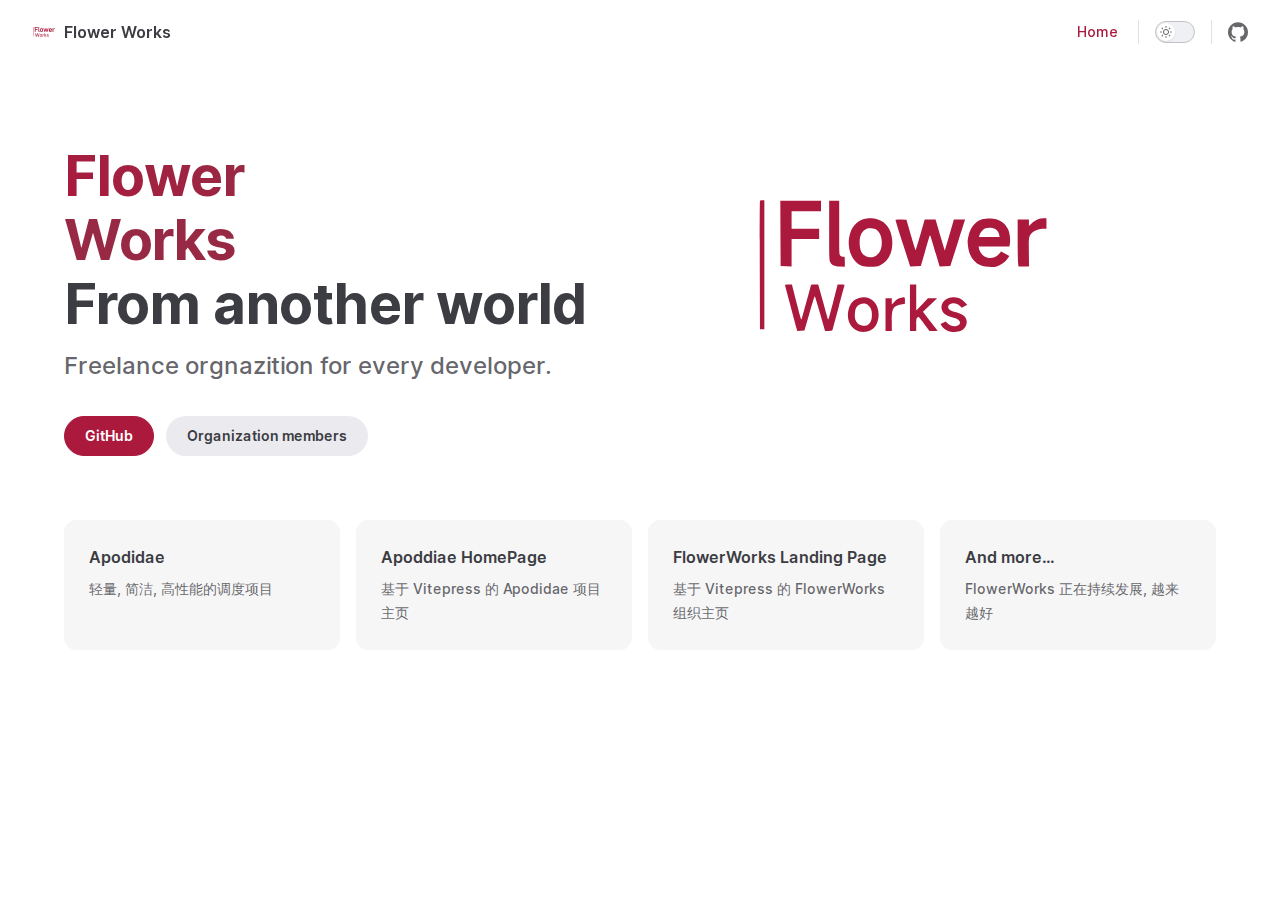
<file: index.html>
<!DOCTYPE html>
<html lang="en-US" dir="ltr">
  <head>
    <meta charset="utf-8">
    <meta name="viewport" content="width=device-width,initial-scale=1">
    <title>Flower Works | Flower Works</title>
    <meta name="description" content="Landing page for FlowerWorks">
    <link rel="preload stylesheet" href="/assets/style.dd1bca2f.css" as="style">
    
    <script type="module" src="/assets/app.7f336dee.js"></script>
    <link rel="preload" href="/assets/inter-roman-latin.2ed14f66.woff2" as="font" type="font/woff2" crossorigin="">
    <link rel="modulepreload" href="/assets/chunks/framework.50d670e8.js">
    <link rel="modulepreload" href="/assets/chunks/theme.1081846e.js">
    <link rel="modulepreload" href="/assets/index.md.8ad62294.lean.js">
    <script id="check-dark-light">(()=>{const e=localStorage.getItem("vitepress-theme-appearance")||"auto",a=window.matchMedia("(prefers-color-scheme: dark)").matches;(!e||e==="auto"?a:e==="dark")&&document.documentElement.classList.add("dark")})();</script>
  </head>
  <body>
    <div id="app"><div class="Layout" data-v-65090490><!--[--><!--]--><!--[--><span tabindex="-1" data-v-d00732bc></span><a href="#VPContent" class="VPSkipLink visually-hidden" data-v-d00732bc> Skip to content </a><!--]--><!----><header class="VPNav" data-v-65090490 data-v-73d41f8c><div class="VPNavBar top" data-v-73d41f8c data-v-cb9da0a9><div class="container" data-v-cb9da0a9><div class="title" data-v-cb9da0a9><div class="VPNavBarTitle" data-v-cb9da0a9 data-v-f1498506><a class="title" href="/" data-v-f1498506><!--[--><!--]--><!--[--><img class="VPImage logo" src="FlowerWorks.svg" alt data-v-592cd324><!--]--><!--[-->Flower Works<!--]--><!--[--><!--]--></a></div></div><div class="content" data-v-cb9da0a9><div class="curtain" data-v-cb9da0a9></div><div class="content-body" data-v-cb9da0a9><!--[--><!--]--><div class="VPNavBarSearch search" style="--vp-meta-key:&#39;Meta&#39;;" data-v-cb9da0a9><!----></div><nav aria-labelledby="main-nav-aria-label" class="VPNavBarMenu menu" data-v-cb9da0a9 data-v-a2cfb1f9><span id="main-nav-aria-label" class="visually-hidden" data-v-a2cfb1f9>Main Navigation</span><!--[--><!--[--><a class="VPLink link VPNavBarMenuLink active" href="/" tabindex="0" data-v-a2cfb1f9 data-v-e7a1fb6a><!--[--><span data-v-e7a1fb6a>Home</span><!--]--></a><!--]--><!--]--></nav><!----><div class="VPNavBarAppearance appearance" data-v-cb9da0a9 data-v-39212a1d><button class="VPSwitch VPSwitchAppearance" type="button" role="switch" title="toggle dark mode" aria-checked="false" data-v-39212a1d data-v-e10afa97 data-v-a99ed344><span class="check" data-v-a99ed344><span class="icon" data-v-a99ed344><!--[--><svg xmlns="http://www.w3.org/2000/svg" aria-hidden="true" focusable="false" viewbox="0 0 24 24" class="sun" data-v-e10afa97><path d="M12,18c-3.3,0-6-2.7-6-6s2.7-6,6-6s6,2.7,6,6S15.3,18,12,18zM12,8c-2.2,0-4,1.8-4,4c0,2.2,1.8,4,4,4c2.2,0,4-1.8,4-4C16,9.8,14.2,8,12,8z"></path><path d="M12,4c-0.6,0-1-0.4-1-1V1c0-0.6,0.4-1,1-1s1,0.4,1,1v2C13,3.6,12.6,4,12,4z"></path><path d="M12,24c-0.6,0-1-0.4-1-1v-2c0-0.6,0.4-1,1-1s1,0.4,1,1v2C13,23.6,12.6,24,12,24z"></path><path d="M5.6,6.6c-0.3,0-0.5-0.1-0.7-0.3L3.5,4.9c-0.4-0.4-0.4-1,0-1.4s1-0.4,1.4,0l1.4,1.4c0.4,0.4,0.4,1,0,1.4C6.2,6.5,5.9,6.6,5.6,6.6z"></path><path d="M19.8,20.8c-0.3,0-0.5-0.1-0.7-0.3l-1.4-1.4c-0.4-0.4-0.4-1,0-1.4s1-0.4,1.4,0l1.4,1.4c0.4,0.4,0.4,1,0,1.4C20.3,20.7,20,20.8,19.8,20.8z"></path><path d="M3,13H1c-0.6,0-1-0.4-1-1s0.4-1,1-1h2c0.6,0,1,0.4,1,1S3.6,13,3,13z"></path><path d="M23,13h-2c-0.6,0-1-0.4-1-1s0.4-1,1-1h2c0.6,0,1,0.4,1,1S23.6,13,23,13z"></path><path d="M4.2,20.8c-0.3,0-0.5-0.1-0.7-0.3c-0.4-0.4-0.4-1,0-1.4l1.4-1.4c0.4-0.4,1-0.4,1.4,0s0.4,1,0,1.4l-1.4,1.4C4.7,20.7,4.5,20.8,4.2,20.8z"></path><path d="M18.4,6.6c-0.3,0-0.5-0.1-0.7-0.3c-0.4-0.4-0.4-1,0-1.4l1.4-1.4c0.4-0.4,1-0.4,1.4,0s0.4,1,0,1.4l-1.4,1.4C18.9,6.5,18.6,6.6,18.4,6.6z"></path></svg><svg xmlns="http://www.w3.org/2000/svg" aria-hidden="true" focusable="false" viewbox="0 0 24 24" class="moon" data-v-e10afa97><path d="M12.1,22c-0.3,0-0.6,0-0.9,0c-5.5-0.5-9.5-5.4-9-10.9c0.4-4.8,4.2-8.6,9-9c0.4,0,0.8,0.2,1,0.5c0.2,0.3,0.2,0.8-0.1,1.1c-2,2.7-1.4,6.4,1.3,8.4c2.1,1.6,5,1.6,7.1,0c0.3-0.2,0.7-0.3,1.1-0.1c0.3,0.2,0.5,0.6,0.5,1c-0.2,2.7-1.5,5.1-3.6,6.8C16.6,21.2,14.4,22,12.1,22zM9.3,4.4c-2.9,1-5,3.6-5.2,6.8c-0.4,4.4,2.8,8.3,7.2,8.7c2.1,0.2,4.2-0.4,5.8-1.8c1.1-0.9,1.9-2.1,2.4-3.4c-2.5,0.9-5.3,0.5-7.5-1.1C9.2,11.4,8.1,7.7,9.3,4.4z"></path></svg><!--]--></span></span></button></div><div class="VPSocialLinks VPNavBarSocialLinks social-links" data-v-cb9da0a9 data-v-1833a578 data-v-3e9620af><!--[--><a class="VPSocialLink no-icon" href="https://github.com/https://github.com/FlowerWorks" aria-label="github" target="_blank" rel="noopener" data-v-3e9620af data-v-99ebb188><svg role="img" viewBox="0 0 24 24" xmlns="http://www.w3.org/2000/svg"><title>GitHub</title><path d="M12 .297c-6.63 0-12 5.373-12 12 0 5.303 3.438 9.8 8.205 11.385.6.113.82-.258.82-.577 0-.285-.01-1.04-.015-2.04-3.338.724-4.042-1.61-4.042-1.61C4.422 18.07 3.633 17.7 3.633 17.7c-1.087-.744.084-.729.084-.729 1.205.084 1.838 1.236 1.838 1.236 1.07 1.835 2.809 1.305 3.495.998.108-.776.417-1.305.76-1.605-2.665-.3-5.466-1.332-5.466-5.93 0-1.31.465-2.38 1.235-3.22-.135-.303-.54-1.523.105-3.176 0 0 1.005-.322 3.3 1.23.96-.267 1.98-.399 3-.405 1.02.006 2.04.138 3 .405 2.28-1.552 3.285-1.23 3.285-1.23.645 1.653.24 2.873.12 3.176.765.84 1.23 1.91 1.23 3.22 0 4.61-2.805 5.625-5.475 5.92.42.36.81 1.096.81 2.22 0 1.606-.015 2.896-.015 3.286 0 .315.21.69.825.57C20.565 22.092 24 17.592 24 12.297c0-6.627-5.373-12-12-12"/></svg></a><!--]--></div><div class="VPFlyout VPNavBarExtra extra" data-v-cb9da0a9 data-v-b263bb79 data-v-730ffb2e><button type="button" class="button" aria-haspopup="true" aria-expanded="false" aria-label="extra navigation" data-v-730ffb2e><svg xmlns="http://www.w3.org/2000/svg" aria-hidden="true" focusable="false" viewbox="0 0 24 24" class="icon" data-v-730ffb2e><circle cx="12" cy="12" r="2"></circle><circle cx="19" cy="12" r="2"></circle><circle cx="5" cy="12" r="2"></circle></svg></button><div class="menu" data-v-730ffb2e><div class="VPMenu" data-v-730ffb2e data-v-7e2a2563><!----><!--[--><!--[--><!----><div class="group" data-v-b263bb79><div class="item appearance" data-v-b263bb79><p class="label" data-v-b263bb79>Appearance</p><div class="appearance-action" data-v-b263bb79><button class="VPSwitch VPSwitchAppearance" type="button" role="switch" title="toggle dark mode" aria-checked="false" data-v-b263bb79 data-v-e10afa97 data-v-a99ed344><span class="check" data-v-a99ed344><span class="icon" data-v-a99ed344><!--[--><svg xmlns="http://www.w3.org/2000/svg" aria-hidden="true" focusable="false" viewbox="0 0 24 24" class="sun" data-v-e10afa97><path d="M12,18c-3.3,0-6-2.7-6-6s2.7-6,6-6s6,2.7,6,6S15.3,18,12,18zM12,8c-2.2,0-4,1.8-4,4c0,2.2,1.8,4,4,4c2.2,0,4-1.8,4-4C16,9.8,14.2,8,12,8z"></path><path d="M12,4c-0.6,0-1-0.4-1-1V1c0-0.6,0.4-1,1-1s1,0.4,1,1v2C13,3.6,12.6,4,12,4z"></path><path d="M12,24c-0.6,0-1-0.4-1-1v-2c0-0.6,0.4-1,1-1s1,0.4,1,1v2C13,23.6,12.6,24,12,24z"></path><path d="M5.6,6.6c-0.3,0-0.5-0.1-0.7-0.3L3.5,4.9c-0.4-0.4-0.4-1,0-1.4s1-0.4,1.4,0l1.4,1.4c0.4,0.4,0.4,1,0,1.4C6.2,6.5,5.9,6.6,5.6,6.6z"></path><path d="M19.8,20.8c-0.3,0-0.5-0.1-0.7-0.3l-1.4-1.4c-0.4-0.4-0.4-1,0-1.4s1-0.4,1.4,0l1.4,1.4c0.4,0.4,0.4,1,0,1.4C20.3,20.7,20,20.8,19.8,20.8z"></path><path d="M3,13H1c-0.6,0-1-0.4-1-1s0.4-1,1-1h2c0.6,0,1,0.4,1,1S3.6,13,3,13z"></path><path d="M23,13h-2c-0.6,0-1-0.4-1-1s0.4-1,1-1h2c0.6,0,1,0.4,1,1S23.6,13,23,13z"></path><path d="M4.2,20.8c-0.3,0-0.5-0.1-0.7-0.3c-0.4-0.4-0.4-1,0-1.4l1.4-1.4c0.4-0.4,1-0.4,1.4,0s0.4,1,0,1.4l-1.4,1.4C4.7,20.7,4.5,20.8,4.2,20.8z"></path><path d="M18.4,6.6c-0.3,0-0.5-0.1-0.7-0.3c-0.4-0.4-0.4-1,0-1.4l1.4-1.4c0.4-0.4,1-0.4,1.4,0s0.4,1,0,1.4l-1.4,1.4C18.9,6.5,18.6,6.6,18.4,6.6z"></path></svg><svg xmlns="http://www.w3.org/2000/svg" aria-hidden="true" focusable="false" viewbox="0 0 24 24" class="moon" data-v-e10afa97><path d="M12.1,22c-0.3,0-0.6,0-0.9,0c-5.5-0.5-9.5-5.4-9-10.9c0.4-4.8,4.2-8.6,9-9c0.4,0,0.8,0.2,1,0.5c0.2,0.3,0.2,0.8-0.1,1.1c-2,2.7-1.4,6.4,1.3,8.4c2.1,1.6,5,1.6,7.1,0c0.3-0.2,0.7-0.3,1.1-0.1c0.3,0.2,0.5,0.6,0.5,1c-0.2,2.7-1.5,5.1-3.6,6.8C16.6,21.2,14.4,22,12.1,22zM9.3,4.4c-2.9,1-5,3.6-5.2,6.8c-0.4,4.4,2.8,8.3,7.2,8.7c2.1,0.2,4.2-0.4,5.8-1.8c1.1-0.9,1.9-2.1,2.4-3.4c-2.5,0.9-5.3,0.5-7.5-1.1C9.2,11.4,8.1,7.7,9.3,4.4z"></path></svg><!--]--></span></span></button></div></div></div><div class="group" data-v-b263bb79><div class="item social-links" data-v-b263bb79><div class="VPSocialLinks social-links-list" data-v-b263bb79 data-v-3e9620af><!--[--><a class="VPSocialLink no-icon" href="https://github.com/https://github.com/FlowerWorks" aria-label="github" target="_blank" rel="noopener" data-v-3e9620af data-v-99ebb188><svg role="img" viewBox="0 0 24 24" xmlns="http://www.w3.org/2000/svg"><title>GitHub</title><path d="M12 .297c-6.63 0-12 5.373-12 12 0 5.303 3.438 9.8 8.205 11.385.6.113.82-.258.82-.577 0-.285-.01-1.04-.015-2.04-3.338.724-4.042-1.61-4.042-1.61C4.422 18.07 3.633 17.7 3.633 17.7c-1.087-.744.084-.729.084-.729 1.205.084 1.838 1.236 1.838 1.236 1.07 1.835 2.809 1.305 3.495.998.108-.776.417-1.305.76-1.605-2.665-.3-5.466-1.332-5.466-5.93 0-1.31.465-2.38 1.235-3.22-.135-.303-.54-1.523.105-3.176 0 0 1.005-.322 3.3 1.23.96-.267 1.98-.399 3-.405 1.02.006 2.04.138 3 .405 2.28-1.552 3.285-1.23 3.285-1.23.645 1.653.24 2.873.12 3.176.765.84 1.23 1.91 1.23 3.22 0 4.61-2.805 5.625-5.475 5.92.42.36.81 1.096.81 2.22 0 1.606-.015 2.896-.015 3.286 0 .315.21.69.825.57C20.565 22.092 24 17.592 24 12.297c0-6.627-5.373-12-12-12"/></svg></a><!--]--></div></div></div><!--]--><!--]--></div></div></div><!--[--><!--]--><button type="button" class="VPNavBarHamburger hamburger" aria-label="mobile navigation" aria-expanded="false" aria-controls="VPNavScreen" data-v-cb9da0a9 data-v-2a29351b><span class="container" data-v-2a29351b><span class="top" data-v-2a29351b></span><span class="middle" data-v-2a29351b></span><span class="bottom" data-v-2a29351b></span></span></button></div></div></div></div><!----></header><!----><!----><div class="VPContent is-home" id="VPContent" data-v-65090490 data-v-49f06fa9><div class="VPHome" data-v-49f06fa9 data-v-5108d99d><!--[--><!--]--><div class="VPHero has-image VPHomeHero" data-v-5108d99d data-v-ec3b94b7><div class="container" data-v-ec3b94b7><div class="main" data-v-ec3b94b7><!--[--><h1 class="name" data-v-ec3b94b7><span class="clip" data-v-ec3b94b7>Flower
Works</span></h1><p class="text" data-v-ec3b94b7>From another world</p><p class="tagline" data-v-ec3b94b7>Freelance orgnazition for every developer.</p><!--]--><div class="actions" data-v-ec3b94b7><!--[--><div class="action" data-v-ec3b94b7><a class="VPButton medium brand" href="https://github.com/FlowerWorks" target="_blank" rel="noreferrer" data-v-ec3b94b7 data-v-b502cfb2>GitHub</a></div><div class="action" data-v-ec3b94b7><a class="VPButton medium alt" href="/members.html" data-v-ec3b94b7 data-v-b502cfb2>Organization members</a></div><!--]--></div></div><div class="image" data-v-ec3b94b7><div class="image-container" data-v-ec3b94b7><div class="image-bg" data-v-ec3b94b7></div><!--[--><!--[--><img class="VPImage image-src" src="/FlowerWorks.svg" alt data-v-592cd324><!--]--><!--]--></div></div></div></div><!--[--><!--]--><!--[--><!--]--><div class="VPFeatures VPHomeFeatures" data-v-5108d99d data-v-ff432a72><div class="container" data-v-ff432a72><div class="items" data-v-ff432a72><!--[--><div class="grid-4 item" data-v-ff432a72><div class="VPLink no-icon VPFeature" data-v-ff432a72 data-v-79f165f8><!--[--><article class="box" data-v-79f165f8><!----><h2 class="title" data-v-79f165f8>Apodidae</h2><p class="details" data-v-79f165f8>轻量, 简洁, 高性能的调度项目</p><!----></article><!--]--></div></div><div class="grid-4 item" data-v-ff432a72><div class="VPLink no-icon VPFeature" data-v-ff432a72 data-v-79f165f8><!--[--><article class="box" data-v-79f165f8><!----><h2 class="title" data-v-79f165f8>Apoddiae HomePage</h2><p class="details" data-v-79f165f8>基于 Vitepress 的 Apodidae 项目主页</p><!----></article><!--]--></div></div><div class="grid-4 item" data-v-ff432a72><div class="VPLink no-icon VPFeature" data-v-ff432a72 data-v-79f165f8><!--[--><article class="box" data-v-79f165f8><!----><h2 class="title" data-v-79f165f8>FlowerWorks Landing Page</h2><p class="details" data-v-79f165f8>基于 Vitepress 的 FlowerWorks 组织主页</p><!----></article><!--]--></div></div><div class="grid-4 item" data-v-ff432a72><div class="VPLink no-icon VPFeature" data-v-ff432a72 data-v-79f165f8><!--[--><article class="box" data-v-79f165f8><!----><h2 class="title" data-v-79f165f8>And more...</h2><p class="details" data-v-79f165f8>FlowerWorks 正在持续发展, 越来越好</p><!----></article><!--]--></div></div><!--]--></div></div></div><!--[--><!--]--><div style="position:relative;" data-v-5108d99d><div></div></div></div></div><!----><!--[--><!--]--></div></div>
    <script>window.__VP_HASH_MAP__=JSON.parse("{\"index.md\":\"8ad62294\",\"members.md\":\"a05fe442\"}");window.__VP_SITE_DATA__=JSON.parse("{\"lang\":\"en-US\",\"dir\":\"ltr\",\"title\":\"Flower Works\",\"description\":\"Landing page for FlowerWorks\",\"base\":\"/\",\"head\":[],\"appearance\":true,\"themeConfig\":{\"logo\":\"FlowerWorks.svg\",\"nav\":[{\"text\":\"Home\",\"link\":\"/\"}],\"sidebar\":[{\"text\":\"Examples\",\"items\":[{\"text\":\"Markdown Examples\",\"link\":\"/markdown-examples\"},{\"text\":\"Runtime API Examples\",\"link\":\"/api-examples\"}]}],\"socialLinks\":[{\"icon\":\"github\",\"link\":\"https://github.com/https://github.com/FlowerWorks\"}]},\"locales\":{},\"scrollOffset\":90,\"cleanUrls\":false}");</script>
    
  </body>
</html>
</file>
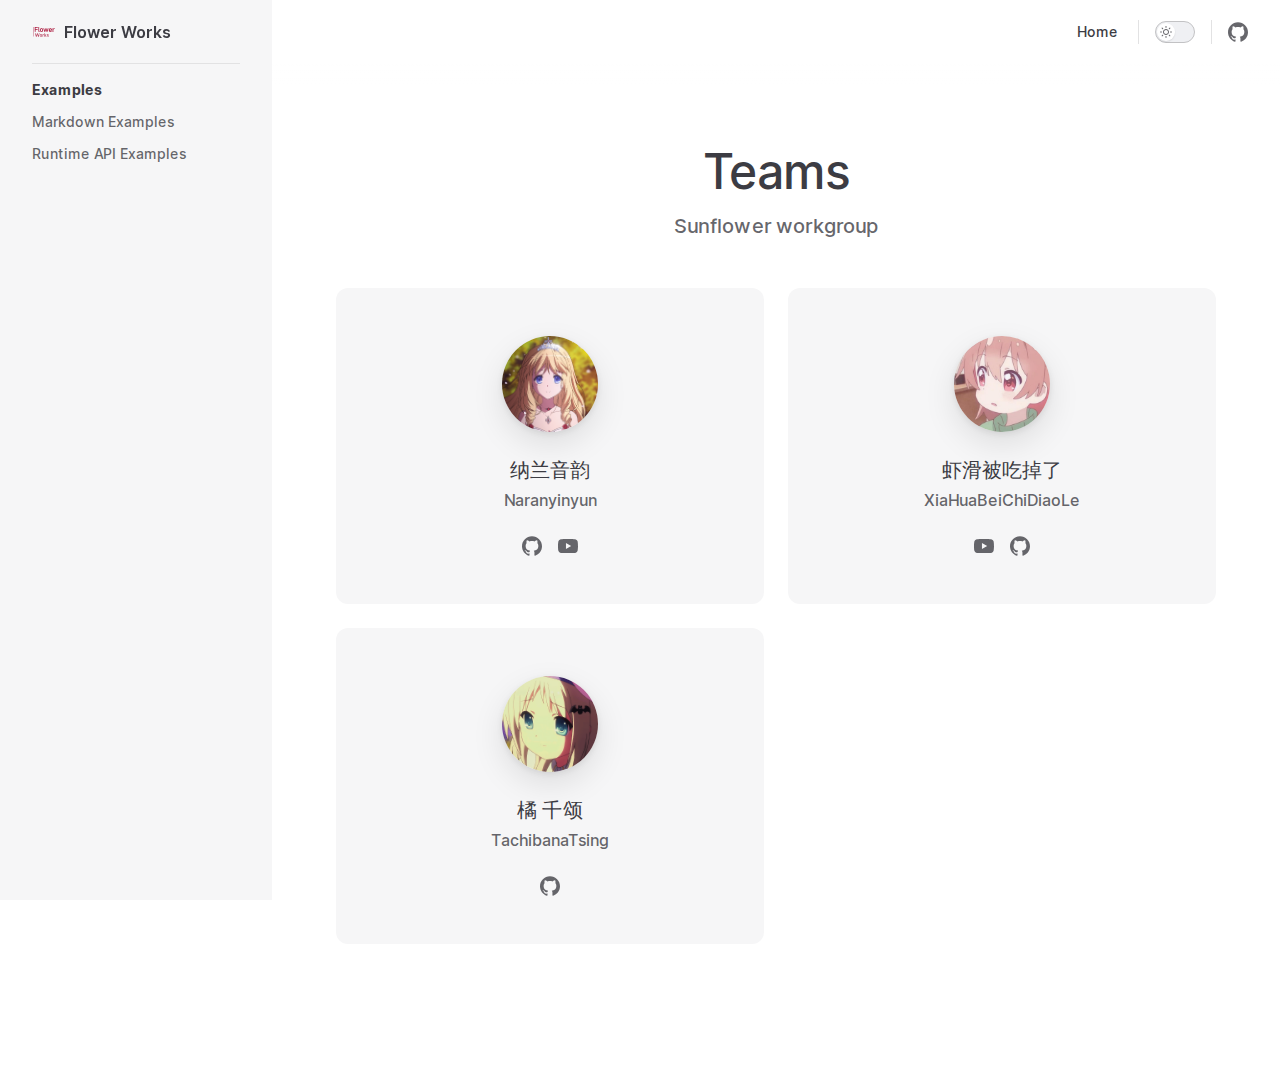
<file: members.html>
<!DOCTYPE html>
<html lang="en-US" dir="ltr">
  <head>
    <meta charset="utf-8">
    <meta name="viewport" content="width=device-width,initial-scale=1">
    <title>Flower Works | Flower Works</title>
    <meta name="description" content="Landing page for FlowerWorks">
    <link rel="preload stylesheet" href="/assets/style.dd1bca2f.css" as="style">
    
    <script type="module" src="/assets/app.7f336dee.js"></script>
    <link rel="preload" href="/assets/inter-roman-latin.2ed14f66.woff2" as="font" type="font/woff2" crossorigin="">
    <link rel="modulepreload" href="/assets/chunks/framework.50d670e8.js">
    <link rel="modulepreload" href="/assets/chunks/theme.1081846e.js">
    <link rel="modulepreload" href="/assets/members.md.a05fe442.lean.js">
    <script id="check-dark-light">(()=>{const e=localStorage.getItem("vitepress-theme-appearance")||"auto",a=window.matchMedia("(prefers-color-scheme: dark)").matches;(!e||e==="auto"?a:e==="dark")&&document.documentElement.classList.add("dark")})();</script>
  </head>
  <body>
    <div id="app"><div class="Layout" data-v-65090490><!--[--><!--]--><!--[--><span tabindex="-1" data-v-d00732bc></span><a href="#VPContent" class="VPSkipLink visually-hidden" data-v-d00732bc> Skip to content </a><!--]--><!----><header class="VPNav" data-v-65090490 data-v-73d41f8c><div class="VPNavBar has-sidebar" data-v-73d41f8c data-v-cb9da0a9><div class="container" data-v-cb9da0a9><div class="title" data-v-cb9da0a9><div class="VPNavBarTitle has-sidebar" data-v-cb9da0a9 data-v-f1498506><a class="title" href="/" data-v-f1498506><!--[--><!--]--><!--[--><img class="VPImage logo" src="FlowerWorks.svg" alt data-v-592cd324><!--]--><!--[-->Flower Works<!--]--><!--[--><!--]--></a></div></div><div class="content" data-v-cb9da0a9><div class="curtain" data-v-cb9da0a9></div><div class="content-body" data-v-cb9da0a9><!--[--><!--]--><div class="VPNavBarSearch search" style="--vp-meta-key:&#39;Meta&#39;;" data-v-cb9da0a9><!----></div><nav aria-labelledby="main-nav-aria-label" class="VPNavBarMenu menu" data-v-cb9da0a9 data-v-a2cfb1f9><span id="main-nav-aria-label" class="visually-hidden" data-v-a2cfb1f9>Main Navigation</span><!--[--><!--[--><a class="VPLink link VPNavBarMenuLink" href="/" tabindex="0" data-v-a2cfb1f9 data-v-e7a1fb6a><!--[--><span data-v-e7a1fb6a>Home</span><!--]--></a><!--]--><!--]--></nav><!----><div class="VPNavBarAppearance appearance" data-v-cb9da0a9 data-v-39212a1d><button class="VPSwitch VPSwitchAppearance" type="button" role="switch" title="toggle dark mode" aria-checked="false" data-v-39212a1d data-v-e10afa97 data-v-a99ed344><span class="check" data-v-a99ed344><span class="icon" data-v-a99ed344><!--[--><svg xmlns="http://www.w3.org/2000/svg" aria-hidden="true" focusable="false" viewbox="0 0 24 24" class="sun" data-v-e10afa97><path d="M12,18c-3.3,0-6-2.7-6-6s2.7-6,6-6s6,2.7,6,6S15.3,18,12,18zM12,8c-2.2,0-4,1.8-4,4c0,2.2,1.8,4,4,4c2.2,0,4-1.8,4-4C16,9.8,14.2,8,12,8z"></path><path d="M12,4c-0.6,0-1-0.4-1-1V1c0-0.6,0.4-1,1-1s1,0.4,1,1v2C13,3.6,12.6,4,12,4z"></path><path d="M12,24c-0.6,0-1-0.4-1-1v-2c0-0.6,0.4-1,1-1s1,0.4,1,1v2C13,23.6,12.6,24,12,24z"></path><path d="M5.6,6.6c-0.3,0-0.5-0.1-0.7-0.3L3.5,4.9c-0.4-0.4-0.4-1,0-1.4s1-0.4,1.4,0l1.4,1.4c0.4,0.4,0.4,1,0,1.4C6.2,6.5,5.9,6.6,5.6,6.6z"></path><path d="M19.8,20.8c-0.3,0-0.5-0.1-0.7-0.3l-1.4-1.4c-0.4-0.4-0.4-1,0-1.4s1-0.4,1.4,0l1.4,1.4c0.4,0.4,0.4,1,0,1.4C20.3,20.7,20,20.8,19.8,20.8z"></path><path d="M3,13H1c-0.6,0-1-0.4-1-1s0.4-1,1-1h2c0.6,0,1,0.4,1,1S3.6,13,3,13z"></path><path d="M23,13h-2c-0.6,0-1-0.4-1-1s0.4-1,1-1h2c0.6,0,1,0.4,1,1S23.6,13,23,13z"></path><path d="M4.2,20.8c-0.3,0-0.5-0.1-0.7-0.3c-0.4-0.4-0.4-1,0-1.4l1.4-1.4c0.4-0.4,1-0.4,1.4,0s0.4,1,0,1.4l-1.4,1.4C4.7,20.7,4.5,20.8,4.2,20.8z"></path><path d="M18.4,6.6c-0.3,0-0.5-0.1-0.7-0.3c-0.4-0.4-0.4-1,0-1.4l1.4-1.4c0.4-0.4,1-0.4,1.4,0s0.4,1,0,1.4l-1.4,1.4C18.9,6.5,18.6,6.6,18.4,6.6z"></path></svg><svg xmlns="http://www.w3.org/2000/svg" aria-hidden="true" focusable="false" viewbox="0 0 24 24" class="moon" data-v-e10afa97><path d="M12.1,22c-0.3,0-0.6,0-0.9,0c-5.5-0.5-9.5-5.4-9-10.9c0.4-4.8,4.2-8.6,9-9c0.4,0,0.8,0.2,1,0.5c0.2,0.3,0.2,0.8-0.1,1.1c-2,2.7-1.4,6.4,1.3,8.4c2.1,1.6,5,1.6,7.1,0c0.3-0.2,0.7-0.3,1.1-0.1c0.3,0.2,0.5,0.6,0.5,1c-0.2,2.7-1.5,5.1-3.6,6.8C16.6,21.2,14.4,22,12.1,22zM9.3,4.4c-2.9,1-5,3.6-5.2,6.8c-0.4,4.4,2.8,8.3,7.2,8.7c2.1,0.2,4.2-0.4,5.8-1.8c1.1-0.9,1.9-2.1,2.4-3.4c-2.5,0.9-5.3,0.5-7.5-1.1C9.2,11.4,8.1,7.7,9.3,4.4z"></path></svg><!--]--></span></span></button></div><div class="VPSocialLinks VPNavBarSocialLinks social-links" data-v-cb9da0a9 data-v-1833a578 data-v-3e9620af><!--[--><a class="VPSocialLink no-icon" href="https://github.com/https://github.com/FlowerWorks" aria-label="github" target="_blank" rel="noopener" data-v-3e9620af data-v-99ebb188><svg role="img" viewBox="0 0 24 24" xmlns="http://www.w3.org/2000/svg"><title>GitHub</title><path d="M12 .297c-6.63 0-12 5.373-12 12 0 5.303 3.438 9.8 8.205 11.385.6.113.82-.258.82-.577 0-.285-.01-1.04-.015-2.04-3.338.724-4.042-1.61-4.042-1.61C4.422 18.07 3.633 17.7 3.633 17.7c-1.087-.744.084-.729.084-.729 1.205.084 1.838 1.236 1.838 1.236 1.07 1.835 2.809 1.305 3.495.998.108-.776.417-1.305.76-1.605-2.665-.3-5.466-1.332-5.466-5.93 0-1.31.465-2.38 1.235-3.22-.135-.303-.54-1.523.105-3.176 0 0 1.005-.322 3.3 1.23.96-.267 1.98-.399 3-.405 1.02.006 2.04.138 3 .405 2.28-1.552 3.285-1.23 3.285-1.23.645 1.653.24 2.873.12 3.176.765.84 1.23 1.91 1.23 3.22 0 4.61-2.805 5.625-5.475 5.92.42.36.81 1.096.81 2.22 0 1.606-.015 2.896-.015 3.286 0 .315.21.69.825.57C20.565 22.092 24 17.592 24 12.297c0-6.627-5.373-12-12-12"/></svg></a><!--]--></div><div class="VPFlyout VPNavBarExtra extra" data-v-cb9da0a9 data-v-b263bb79 data-v-730ffb2e><button type="button" class="button" aria-haspopup="true" aria-expanded="false" aria-label="extra navigation" data-v-730ffb2e><svg xmlns="http://www.w3.org/2000/svg" aria-hidden="true" focusable="false" viewbox="0 0 24 24" class="icon" data-v-730ffb2e><circle cx="12" cy="12" r="2"></circle><circle cx="19" cy="12" r="2"></circle><circle cx="5" cy="12" r="2"></circle></svg></button><div class="menu" data-v-730ffb2e><div class="VPMenu" data-v-730ffb2e data-v-7e2a2563><!----><!--[--><!--[--><!----><div class="group" data-v-b263bb79><div class="item appearance" data-v-b263bb79><p class="label" data-v-b263bb79>Appearance</p><div class="appearance-action" data-v-b263bb79><button class="VPSwitch VPSwitchAppearance" type="button" role="switch" title="toggle dark mode" aria-checked="false" data-v-b263bb79 data-v-e10afa97 data-v-a99ed344><span class="check" data-v-a99ed344><span class="icon" data-v-a99ed344><!--[--><svg xmlns="http://www.w3.org/2000/svg" aria-hidden="true" focusable="false" viewbox="0 0 24 24" class="sun" data-v-e10afa97><path d="M12,18c-3.3,0-6-2.7-6-6s2.7-6,6-6s6,2.7,6,6S15.3,18,12,18zM12,8c-2.2,0-4,1.8-4,4c0,2.2,1.8,4,4,4c2.2,0,4-1.8,4-4C16,9.8,14.2,8,12,8z"></path><path d="M12,4c-0.6,0-1-0.4-1-1V1c0-0.6,0.4-1,1-1s1,0.4,1,1v2C13,3.6,12.6,4,12,4z"></path><path d="M12,24c-0.6,0-1-0.4-1-1v-2c0-0.6,0.4-1,1-1s1,0.4,1,1v2C13,23.6,12.6,24,12,24z"></path><path d="M5.6,6.6c-0.3,0-0.5-0.1-0.7-0.3L3.5,4.9c-0.4-0.4-0.4-1,0-1.4s1-0.4,1.4,0l1.4,1.4c0.4,0.4,0.4,1,0,1.4C6.2,6.5,5.9,6.6,5.6,6.6z"></path><path d="M19.8,20.8c-0.3,0-0.5-0.1-0.7-0.3l-1.4-1.4c-0.4-0.4-0.4-1,0-1.4s1-0.4,1.4,0l1.4,1.4c0.4,0.4,0.4,1,0,1.4C20.3,20.7,20,20.8,19.8,20.8z"></path><path d="M3,13H1c-0.6,0-1-0.4-1-1s0.4-1,1-1h2c0.6,0,1,0.4,1,1S3.6,13,3,13z"></path><path d="M23,13h-2c-0.6,0-1-0.4-1-1s0.4-1,1-1h2c0.6,0,1,0.4,1,1S23.6,13,23,13z"></path><path d="M4.2,20.8c-0.3,0-0.5-0.1-0.7-0.3c-0.4-0.4-0.4-1,0-1.4l1.4-1.4c0.4-0.4,1-0.4,1.4,0s0.4,1,0,1.4l-1.4,1.4C4.7,20.7,4.5,20.8,4.2,20.8z"></path><path d="M18.4,6.6c-0.3,0-0.5-0.1-0.7-0.3c-0.4-0.4-0.4-1,0-1.4l1.4-1.4c0.4-0.4,1-0.4,1.4,0s0.4,1,0,1.4l-1.4,1.4C18.9,6.5,18.6,6.6,18.4,6.6z"></path></svg><svg xmlns="http://www.w3.org/2000/svg" aria-hidden="true" focusable="false" viewbox="0 0 24 24" class="moon" data-v-e10afa97><path d="M12.1,22c-0.3,0-0.6,0-0.9,0c-5.5-0.5-9.5-5.4-9-10.9c0.4-4.8,4.2-8.6,9-9c0.4,0,0.8,0.2,1,0.5c0.2,0.3,0.2,0.8-0.1,1.1c-2,2.7-1.4,6.4,1.3,8.4c2.1,1.6,5,1.6,7.1,0c0.3-0.2,0.7-0.3,1.1-0.1c0.3,0.2,0.5,0.6,0.5,1c-0.2,2.7-1.5,5.1-3.6,6.8C16.6,21.2,14.4,22,12.1,22zM9.3,4.4c-2.9,1-5,3.6-5.2,6.8c-0.4,4.4,2.8,8.3,7.2,8.7c2.1,0.2,4.2-0.4,5.8-1.8c1.1-0.9,1.9-2.1,2.4-3.4c-2.5,0.9-5.3,0.5-7.5-1.1C9.2,11.4,8.1,7.7,9.3,4.4z"></path></svg><!--]--></span></span></button></div></div></div><div class="group" data-v-b263bb79><div class="item social-links" data-v-b263bb79><div class="VPSocialLinks social-links-list" data-v-b263bb79 data-v-3e9620af><!--[--><a class="VPSocialLink no-icon" href="https://github.com/https://github.com/FlowerWorks" aria-label="github" target="_blank" rel="noopener" data-v-3e9620af data-v-99ebb188><svg role="img" viewBox="0 0 24 24" xmlns="http://www.w3.org/2000/svg"><title>GitHub</title><path d="M12 .297c-6.63 0-12 5.373-12 12 0 5.303 3.438 9.8 8.205 11.385.6.113.82-.258.82-.577 0-.285-.01-1.04-.015-2.04-3.338.724-4.042-1.61-4.042-1.61C4.422 18.07 3.633 17.7 3.633 17.7c-1.087-.744.084-.729.084-.729 1.205.084 1.838 1.236 1.838 1.236 1.07 1.835 2.809 1.305 3.495.998.108-.776.417-1.305.76-1.605-2.665-.3-5.466-1.332-5.466-5.93 0-1.31.465-2.38 1.235-3.22-.135-.303-.54-1.523.105-3.176 0 0 1.005-.322 3.3 1.23.96-.267 1.98-.399 3-.405 1.02.006 2.04.138 3 .405 2.28-1.552 3.285-1.23 3.285-1.23.645 1.653.24 2.873.12 3.176.765.84 1.23 1.91 1.23 3.22 0 4.61-2.805 5.625-5.475 5.92.42.36.81 1.096.81 2.22 0 1.606-.015 2.896-.015 3.286 0 .315.21.69.825.57C20.565 22.092 24 17.592 24 12.297c0-6.627-5.373-12-12-12"/></svg></a><!--]--></div></div></div><!--]--><!--]--></div></div></div><!--[--><!--]--><button type="button" class="VPNavBarHamburger hamburger" aria-label="mobile navigation" aria-expanded="false" aria-controls="VPNavScreen" data-v-cb9da0a9 data-v-2a29351b><span class="container" data-v-2a29351b><span class="top" data-v-2a29351b></span><span class="middle" data-v-2a29351b></span><span class="bottom" data-v-2a29351b></span></span></button></div></div></div></div><!----></header><div class="VPLocalNav reached-top" data-v-65090490 data-v-0b7f64f4><button class="menu" aria-expanded="false" aria-controls="VPSidebarNav" data-v-0b7f64f4><svg xmlns="http://www.w3.org/2000/svg" aria-hidden="true" focusable="false" viewbox="0 0 24 24" class="menu-icon" data-v-0b7f64f4><path d="M17,11H3c-0.6,0-1-0.4-1-1s0.4-1,1-1h14c0.6,0,1,0.4,1,1S17.6,11,17,11z"></path><path d="M21,7H3C2.4,7,2,6.6,2,6s0.4-1,1-1h18c0.6,0,1,0.4,1,1S21.6,7,21,7z"></path><path d="M21,15H3c-0.6,0-1-0.4-1-1s0.4-1,1-1h18c0.6,0,1,0.4,1,1S21.6,15,21,15z"></path><path d="M17,19H3c-0.6,0-1-0.4-1-1s0.4-1,1-1h14c0.6,0,1,0.4,1,1S17.6,19,17,19z"></path></svg><span class="menu-text" data-v-0b7f64f4>Menu</span></button><div class="VPLocalNavOutlineDropdown" style="--vp-vh:0px;" data-v-0b7f64f4 data-v-dbf25d31><button data-v-dbf25d31>Return to top</button><!----></div></div><aside class="VPSidebar" data-v-65090490 data-v-624ca6a8><div class="curtain" data-v-624ca6a8></div><nav class="nav" id="VPSidebarNav" aria-labelledby="sidebar-aria-label" tabindex="-1" data-v-624ca6a8><span class="visually-hidden" id="sidebar-aria-label" data-v-624ca6a8> Sidebar Navigation </span><!--[--><!--]--><!--[--><div class="group" data-v-624ca6a8><section class="VPSidebarItem level-0" data-v-624ca6a8 data-v-37a86396><div class="item" role="button" tabindex="0" data-v-37a86396><div class="indicator" data-v-37a86396></div><h2 class="text" data-v-37a86396>Examples</h2><!----></div><div class="items" data-v-37a86396><!--[--><div class="VPSidebarItem level-1 is-link" data-v-37a86396 data-v-37a86396><div class="item" data-v-37a86396><div class="indicator" data-v-37a86396></div><a class="VPLink link link" href="/markdown-examples.html" data-v-37a86396><!--[--><p class="text" data-v-37a86396>Markdown Examples</p><!--]--></a><!----></div><!----></div><div class="VPSidebarItem level-1 is-link" data-v-37a86396 data-v-37a86396><div class="item" data-v-37a86396><div class="indicator" data-v-37a86396></div><a class="VPLink link link" href="/api-examples.html" data-v-37a86396><!--[--><p class="text" data-v-37a86396>Runtime API Examples</p><!--]--></a><!----></div><!----></div><!--]--></div></section></div><!--]--><!--[--><!--]--></nav></aside><div class="VPContent has-sidebar" id="VPContent" data-v-65090490 data-v-49f06fa9><div class="VPPage" data-v-49f06fa9><!--[--><!--]--><div style="position:relative;"><div><div class="VPTeamPage" data-v-8048633a><!--[--><div class="VPTeamPageTitle" data-v-8048633a-s data-v-954f65b9><h1 class="title" data-v-954f65b9><!--[--> Teams <!--]--></h1><p class="lead" data-v-954f65b9><!--[--> Sunflower workgroup <!--]--></p></div><div class="VPTeamMembers medium count-3" data-v-8048633a-s data-v-7fdfb6ed><div class="container" data-v-7fdfb6ed><!--[--><div class="item" data-v-7fdfb6ed><article class="VPTeamMembersItem medium" data-v-7fdfb6ed data-v-505ffb74><div class="profile" data-v-505ffb74><figure class="avatar" data-v-505ffb74><img class="avatar-img" src="/naranyinyun.png" alt="纳兰音韵" data-v-505ffb74></figure><div class="data" data-v-505ffb74><h1 class="name" data-v-505ffb74>纳兰音韵</h1><p class="affiliation" data-v-505ffb74><span class="title" data-v-505ffb74>Naranyinyun</span><!----><!----></p><!----><div class="links" data-v-505ffb74><div class="VPSocialLinks" data-v-505ffb74 data-v-3e9620af><!--[--><a class="VPSocialLink no-icon" href="https://github.com/naranyinyun" aria-label="github" target="_blank" rel="noopener" data-v-3e9620af data-v-99ebb188><svg role="img" viewBox="0 0 24 24" xmlns="http://www.w3.org/2000/svg"><title>GitHub</title><path d="M12 .297c-6.63 0-12 5.373-12 12 0 5.303 3.438 9.8 8.205 11.385.6.113.82-.258.82-.577 0-.285-.01-1.04-.015-2.04-3.338.724-4.042-1.61-4.042-1.61C4.422 18.07 3.633 17.7 3.633 17.7c-1.087-.744.084-.729.084-.729 1.205.084 1.838 1.236 1.838 1.236 1.07 1.835 2.809 1.305 3.495.998.108-.776.417-1.305.76-1.605-2.665-.3-5.466-1.332-5.466-5.93 0-1.31.465-2.38 1.235-3.22-.135-.303-.54-1.523.105-3.176 0 0 1.005-.322 3.3 1.23.96-.267 1.98-.399 3-.405 1.02.006 2.04.138 3 .405 2.28-1.552 3.285-1.23 3.285-1.23.645 1.653.24 2.873.12 3.176.765.84 1.23 1.91 1.23 3.22 0 4.61-2.805 5.625-5.475 5.92.42.36.81 1.096.81 2.22 0 1.606-.015 2.896-.015 3.286 0 .315.21.69.825.57C20.565 22.092 24 17.592 24 12.297c0-6.627-5.373-12-12-12"/></svg></a><a class="VPSocialLink no-icon" href="https://space.bilibili.com/384920476" aria-label="youtube" target="_blank" rel="noopener" data-v-3e9620af data-v-99ebb188><svg role="img" viewBox="0 0 24 24" xmlns="http://www.w3.org/2000/svg"><title>YouTube</title><path d="M23.498 6.186a3.016 3.016 0 0 0-2.122-2.136C19.505 3.545 12 3.545 12 3.545s-7.505 0-9.377.505A3.017 3.017 0 0 0 .502 6.186C0 8.07 0 12 0 12s0 3.93.502 5.814a3.016 3.016 0 0 0 2.122 2.136c1.871.505 9.376.505 9.376.505s7.505 0 9.377-.505a3.015 3.015 0 0 0 2.122-2.136C24 15.93 24 12 24 12s0-3.93-.502-5.814zM9.545 15.568V8.432L15.818 12l-6.273 3.568z"/></svg></a><!--]--></div></div></div></div><!----></article></div><div class="item" data-v-7fdfb6ed><article class="VPTeamMembersItem medium" data-v-7fdfb6ed data-v-505ffb74><div class="profile" data-v-505ffb74><figure class="avatar" data-v-505ffb74><img class="avatar-img" src="/RBQ.jpg" alt="虾滑被吃掉了" data-v-505ffb74></figure><div class="data" data-v-505ffb74><h1 class="name" data-v-505ffb74>虾滑被吃掉了</h1><p class="affiliation" data-v-505ffb74><span class="title" data-v-505ffb74>XiaHuaBeiChiDiaoLe</span><!----><!----></p><!----><div class="links" data-v-505ffb74><div class="VPSocialLinks" data-v-505ffb74 data-v-3e9620af><!--[--><a class="VPSocialLink no-icon" href="https://space.bilibili.com/251529945" aria-label="youtube" target="_blank" rel="noopener" data-v-3e9620af data-v-99ebb188><svg role="img" viewBox="0 0 24 24" xmlns="http://www.w3.org/2000/svg"><title>YouTube</title><path d="M23.498 6.186a3.016 3.016 0 0 0-2.122-2.136C19.505 3.545 12 3.545 12 3.545s-7.505 0-9.377.505A3.017 3.017 0 0 0 .502 6.186C0 8.07 0 12 0 12s0 3.93.502 5.814a3.016 3.016 0 0 0 2.122 2.136c1.871.505 9.376.505 9.376.505s7.505 0 9.377-.505a3.015 3.015 0 0 0 2.122-2.136C24 15.93 24 12 24 12s0-3.93-.502-5.814zM9.545 15.568V8.432L15.818 12l-6.273 3.568z"/></svg></a><a class="VPSocialLink no-icon" href="https://github.com/XiaHuaBeiChiDiaoLe" aria-label="github" target="_blank" rel="noopener" data-v-3e9620af data-v-99ebb188><svg role="img" viewBox="0 0 24 24" xmlns="http://www.w3.org/2000/svg"><title>GitHub</title><path d="M12 .297c-6.63 0-12 5.373-12 12 0 5.303 3.438 9.8 8.205 11.385.6.113.82-.258.82-.577 0-.285-.01-1.04-.015-2.04-3.338.724-4.042-1.61-4.042-1.61C4.422 18.07 3.633 17.7 3.633 17.7c-1.087-.744.084-.729.084-.729 1.205.084 1.838 1.236 1.838 1.236 1.07 1.835 2.809 1.305 3.495.998.108-.776.417-1.305.76-1.605-2.665-.3-5.466-1.332-5.466-5.93 0-1.31.465-2.38 1.235-3.22-.135-.303-.54-1.523.105-3.176 0 0 1.005-.322 3.3 1.23.96-.267 1.98-.399 3-.405 1.02.006 2.04.138 3 .405 2.28-1.552 3.285-1.23 3.285-1.23.645 1.653.24 2.873.12 3.176.765.84 1.23 1.91 1.23 3.22 0 4.61-2.805 5.625-5.475 5.92.42.36.81 1.096.81 2.22 0 1.606-.015 2.896-.015 3.286 0 .315.21.69.825.57C20.565 22.092 24 17.592 24 12.297c0-6.627-5.373-12-12-12"/></svg></a><!--]--></div></div></div></div><!----></article></div><div class="item" data-v-7fdfb6ed><article class="VPTeamMembersItem medium" data-v-7fdfb6ed data-v-505ffb74><div class="profile" data-v-505ffb74><figure class="avatar" data-v-505ffb74><img class="avatar-img" src="/TachibanaTsing.png" alt="橘 千颂" data-v-505ffb74></figure><div class="data" data-v-505ffb74><h1 class="name" data-v-505ffb74>橘 千颂</h1><p class="affiliation" data-v-505ffb74><span class="title" data-v-505ffb74>TachibanaTsing</span><!----><!----></p><!----><div class="links" data-v-505ffb74><div class="VPSocialLinks" data-v-505ffb74 data-v-3e9620af><!--[--><a class="VPSocialLink no-icon" href="https://github.com/TachibanaTsing" aria-label="github" target="_blank" rel="noopener" data-v-3e9620af data-v-99ebb188><svg role="img" viewBox="0 0 24 24" xmlns="http://www.w3.org/2000/svg"><title>GitHub</title><path d="M12 .297c-6.63 0-12 5.373-12 12 0 5.303 3.438 9.8 8.205 11.385.6.113.82-.258.82-.577 0-.285-.01-1.04-.015-2.04-3.338.724-4.042-1.61-4.042-1.61C4.422 18.07 3.633 17.7 3.633 17.7c-1.087-.744.084-.729.084-.729 1.205.084 1.838 1.236 1.838 1.236 1.07 1.835 2.809 1.305 3.495.998.108-.776.417-1.305.76-1.605-2.665-.3-5.466-1.332-5.466-5.93 0-1.31.465-2.38 1.235-3.22-.135-.303-.54-1.523.105-3.176 0 0 1.005-.322 3.3 1.23.96-.267 1.98-.399 3-.405 1.02.006 2.04.138 3 .405 2.28-1.552 3.285-1.23 3.285-1.23.645 1.653.24 2.873.12 3.176.765.84 1.23 1.91 1.23 3.22 0 4.61-2.805 5.625-5.475 5.92.42.36.81 1.096.81 2.22 0 1.606-.015 2.896-.015 3.286 0 .315.21.69.825.57C20.565 22.092 24 17.592 24 12.297c0-6.627-5.373-12-12-12"/></svg></a><!--]--></div></div></div></div><!----></article></div><!--]--></div></div><!--]--></div></div></div><!--[--><!--]--></div></div><!----><!--[--><!--]--></div></div>
    <script>window.__VP_HASH_MAP__=JSON.parse("{\"index.md\":\"8ad62294\",\"members.md\":\"a05fe442\"}");window.__VP_SITE_DATA__=JSON.parse("{\"lang\":\"en-US\",\"dir\":\"ltr\",\"title\":\"Flower Works\",\"description\":\"Landing page for FlowerWorks\",\"base\":\"/\",\"head\":[],\"appearance\":true,\"themeConfig\":{\"logo\":\"FlowerWorks.svg\",\"nav\":[{\"text\":\"Home\",\"link\":\"/\"}],\"sidebar\":[{\"text\":\"Examples\",\"items\":[{\"text\":\"Markdown Examples\",\"link\":\"/markdown-examples\"},{\"text\":\"Runtime API Examples\",\"link\":\"/api-examples\"}]}],\"socialLinks\":[{\"icon\":\"github\",\"link\":\"https://github.com/https://github.com/FlowerWorks\"}]},\"locales\":{},\"scrollOffset\":90,\"cleanUrls\":false}");</script>
    
  </body>
</html>
</file>
<file: assets/style.dd1bca2f.css>
@font-face{font-family:Inter var;font-weight:100 900;font-display:swap;font-style:normal;font-named-instance:"Regular";src:url(/assets/inter-roman-cyrillic.5f2c6c8c.woff2) format("woff2");unicode-range:U+0301,U+0400-045F,U+0490-0491,U+04B0-04B1,U+2116}@font-face{font-family:Inter var;font-weight:100 900;font-display:swap;font-style:normal;font-named-instance:"Regular";src:url(/assets/inter-roman-cyrillic-ext.e75737ce.woff2) format("woff2");unicode-range:U+0460-052F,U+1C80-1C88,U+20B4,U+2DE0-2DFF,U+A640-A69F,U+FE2E-FE2F}@font-face{font-family:Inter var;font-weight:100 900;font-display:swap;font-style:normal;font-named-instance:"Regular";src:url(/assets/inter-roman-greek.d5a6d92a.woff2) format("woff2");unicode-range:U+0370-03FF}@font-face{font-family:Inter var;font-weight:100 900;font-display:swap;font-style:normal;font-named-instance:"Regular";src:url(/assets/inter-roman-greek-ext.ab0619bc.woff2) format("woff2");unicode-range:U+1F00-1FFF}@font-face{font-family:Inter var;font-weight:100 900;font-display:swap;font-style:normal;font-named-instance:"Regular";src:url(/assets/inter-roman-latin.2ed14f66.woff2) format("woff2");unicode-range:U+0000-00FF,U+0131,U+0152-0153,U+02BB-02BC,U+02C6,U+02DA,U+02DC,U+2000-206F,U+2074,U+20AC,U+2122,U+2191,U+2193,U+2212,U+2215,U+FEFF,U+FFFD}@font-face{font-family:Inter var;font-weight:100 900;font-display:swap;font-style:normal;font-named-instance:"Regular";src:url(/assets/inter-roman-latin-ext.0030eebd.woff2) format("woff2");unicode-range:U+0100-024F,U+0259,U+1E00-1EFF,U+2020,U+20A0-20AB,U+20AD-20CF,U+2113,U+2C60-2C7F,U+A720-A7FF}@font-face{font-family:Inter var;font-weight:100 900;font-display:swap;font-style:normal;font-named-instance:"Regular";src:url(/assets/inter-roman-vietnamese.14ce25a6.woff2) format("woff2");unicode-range:U+0102-0103,U+0110-0111,U+0128-0129,U+0168-0169,U+01A0-01A1,U+01AF-01B0,U+1EA0-1EF9,U+20AB}@font-face{font-family:Inter var;font-weight:100 900;font-display:swap;font-style:italic;font-named-instance:"Italic";src:url(/assets/inter-italic-cyrillic.ea42a392.woff2) format("woff2");unicode-range:U+0301,U+0400-045F,U+0490-0491,U+04B0-04B1,U+2116}@font-face{font-family:Inter var;font-weight:100 900;font-display:swap;font-style:italic;font-named-instance:"Italic";src:url(/assets/inter-italic-cyrillic-ext.33bd5a8e.woff2) format("woff2");unicode-range:U+0460-052F,U+1C80-1C88,U+20B4,U+2DE0-2DFF,U+A640-A69F,U+FE2E-FE2F}@font-face{font-family:Inter var;font-weight:100 900;font-display:swap;font-style:italic;font-named-instance:"Italic";src:url(/assets/inter-italic-greek.8f4463c4.woff2) format("woff2");unicode-range:U+0370-03FF}@font-face{font-family:Inter var;font-weight:100 900;font-display:swap;font-style:italic;font-named-instance:"Italic";src:url(/assets/inter-italic-greek-ext.4fbe9427.woff2) format("woff2");unicode-range:U+1F00-1FFF}@font-face{font-family:Inter var;font-weight:100 900;font-display:swap;font-style:italic;font-named-instance:"Italic";src:url(/assets/inter-italic-latin.bd3b6f56.woff2) format("woff2");unicode-range:U+0000-00FF,U+0131,U+0152-0153,U+02BB-02BC,U+02C6,U+02DA,U+02DC,U+2000-206F,U+2074,U+20AC,U+2122,U+2191,U+2193,U+2212,U+2215,U+FEFF,U+FFFD}@font-face{font-family:Inter var;font-weight:100 900;font-display:swap;font-style:italic;font-named-instance:"Italic";src:url(/assets/inter-italic-latin-ext.bd8920cc.woff2) format("woff2");unicode-range:U+0100-024F,U+0259,U+1E00-1EFF,U+2020,U+20A0-20AB,U+20AD-20CF,U+2113,U+2C60-2C7F,U+A720-A7FF}@font-face{font-family:Inter var;font-weight:100 900;font-display:swap;font-style:italic;font-named-instance:"Italic";src:url(/assets/inter-italic-vietnamese.6ce511fb.woff2) format("woff2");unicode-range:U+0102-0103,U+0110-0111,U+0128-0129,U+0168-0169,U+01A0-01A1,U+01AF-01B0,U+1EA0-1EF9,U+20AB}@font-face{font-family:Chinese Quotes;src:local("PingFang SC Regular"),local("PingFang SC"),local("SimHei"),local("Source Han Sans SC");unicode-range:U+2018,U+2019,U+201C,U+201D}:root{--vp-c-white: #ffffff;--vp-c-black: #000000;--vp-c-neutral: var(--vp-c-black);--vp-c-neutral-inverse: var(--vp-c-white)}.dark{--vp-c-neutral: var(--vp-c-white);--vp-c-neutral-inverse: var(--vp-c-black)}:root{--vp-c-gray-1: #dddde3;--vp-c-gray-2: #e4e4e9;--vp-c-gray-3: #ebebef;--vp-c-gray-soft: rgba(142, 150, 170, .14);--vp-c-indigo-1: #3451b2;--vp-c-indigo-2: #3a5ccc;--vp-c-indigo-3: #5672cd;--vp-c-indigo-soft: rgba(100, 108, 255, .14);--vp-c-green-1: #18794e;--vp-c-green-2: #299764;--vp-c-green-3: #30a46c;--vp-c-green-soft: rgba(16, 185, 129, .14);--vp-c-yellow-1: #915930;--vp-c-yellow-2: #946300;--vp-c-yellow-3: #9f6a00;--vp-c-yellow-soft: rgba(234, 179, 8, .14);--vp-c-red-1: #b8272c;--vp-c-red-2: #d5393e;--vp-c-red-3: #e0575b;--vp-c-red-soft: rgba(244, 63, 94, .14);--vp-c-sponsor: #db2777}.dark{--vp-c-gray-1: #515c67;--vp-c-gray-2: #414853;--vp-c-gray-3: #32363f;--vp-c-gray-soft: rgba(101, 117, 133, .16);--vp-c-indigo-1: #a8b1ff;--vp-c-indigo-2: #5c73e7;--vp-c-indigo-3: #3e63dd;--vp-c-indigo-soft: rgba(100, 108, 255, .16);--vp-c-green-1: #3dd68c;--vp-c-green-2: #30a46c;--vp-c-green-3: #298459;--vp-c-green-soft: rgba(16, 185, 129, .16);--vp-c-yellow-1: #f9b44e;--vp-c-yellow-2: #da8b17;--vp-c-yellow-3: #a46a0a;--vp-c-yellow-soft: rgba(234, 179, 8, .16);--vp-c-red-1: #f66f81;--vp-c-red-2: #f14158;--vp-c-red-3: #b62a3c;--vp-c-red-soft: rgba(244, 63, 94, .16)}:root{--vp-c-bg: #ffffff;--vp-c-bg-alt: #f6f6f7;--vp-c-bg-elv: #ffffff;--vp-c-bg-soft: #f6f6f7}.dark{--vp-c-bg: #1b1b1f;--vp-c-bg-alt: #161618;--vp-c-bg-elv: #202127;--vp-c-bg-soft: #202127}:root{--vp-c-border: #c2c2c4;--vp-c-divider: #e2e2e3;--vp-c-gutter: #e2e2e3}.dark{--vp-c-border: #3c3f44;--vp-c-divider: #2e2e32;--vp-c-gutter: #000000}:root{--vp-c-text-1: rgba(60, 60, 67);--vp-c-text-2: rgba(60, 60, 67, .78);--vp-c-text-3: rgba(60, 60, 67, .56)}.dark{--vp-c-text-1: rgba(255, 255, 245, .86);--vp-c-text-2: rgba(235, 235, 245, .6);--vp-c-text-3: rgba(235, 235, 245, .38)}:root{--vp-c-default-1: var(--vp-c-gray-1);--vp-c-default-2: var(--vp-c-gray-2);--vp-c-default-3: var(--vp-c-gray-3);--vp-c-default-soft: var(--vp-c-gray-soft);--vp-c-brand-1: var(--vp-c-indigo-1);--vp-c-brand-2: var(--vp-c-indigo-2);--vp-c-brand-3: var(--vp-c-indigo-3);--vp-c-brand-soft: var(--vp-c-indigo-soft);--vp-c-brand: var(--vp-c-brand-1);--vp-c-tip-1: var(--vp-c-brand-1);--vp-c-tip-2: var(--vp-c-brand-2);--vp-c-tip-3: var(--vp-c-brand-3);--vp-c-tip-soft: var(--vp-c-brand-soft);--vp-c-warning-1: var(--vp-c-yellow-1);--vp-c-warning-2: var(--vp-c-yellow-2);--vp-c-warning-3: var(--vp-c-yellow-3);--vp-c-warning-soft: var(--vp-c-yellow-soft);--vp-c-danger-1: var(--vp-c-red-1);--vp-c-danger-2: var(--vp-c-red-2);--vp-c-danger-3: var(--vp-c-red-3);--vp-c-danger-soft: var(--vp-c-red-soft)}:root{--vp-font-family-base: "Chinese Quotes", "Inter var", "Inter", ui-sans-serif, system-ui, -apple-system, BlinkMacSystemFont, "Segoe UI", Roboto, "Helvetica Neue", Helvetica, Arial, "Noto Sans", sans-serif, "Apple Color Emoji", "Segoe UI Emoji", "Segoe UI Symbol", "Noto Color Emoji";--vp-font-family-mono: ui-monospace, SFMono-Regular, "SF Mono", Menlo, Monaco, Consolas, "Liberation Mono", "Courier New", monospace}:root{--vp-shadow-1: 0 1px 2px rgba(0, 0, 0, .04), 0 1px 2px rgba(0, 0, 0, .06);--vp-shadow-2: 0 3px 12px rgba(0, 0, 0, .07), 0 1px 4px rgba(0, 0, 0, .07);--vp-shadow-3: 0 12px 32px rgba(0, 0, 0, .1), 0 2px 6px rgba(0, 0, 0, .08);--vp-shadow-4: 0 14px 44px rgba(0, 0, 0, .12), 0 3px 9px rgba(0, 0, 0, .12);--vp-shadow-5: 0 18px 56px rgba(0, 0, 0, .16), 0 4px 12px rgba(0, 0, 0, .16)}:root{--vp-z-index-local-nav: 10;--vp-z-index-nav: 20;--vp-z-index-layout-top: 30;--vp-z-index-backdrop: 40;--vp-z-index-sidebar: 50;--vp-z-index-footer: 60}:root{--vp-icon-copy: url("data:image/svg+xml,%3Csvg xmlns='http://www.w3.org/2000/svg' fill='none' height='20' width='20' stroke='rgba(128,128,128,1)' stroke-width='2' viewBox='0 0 24 24'%3E%3Cpath stroke-linecap='round' stroke-linejoin='round' d='M9 5H7a2 2 0 0 0-2 2v12a2 2 0 0 0 2 2h10a2 2 0 0 0 2-2V7a2 2 0 0 0-2-2h-2M9 5a2 2 0 0 0 2 2h2a2 2 0 0 0 2-2M9 5a2 2 0 0 1 2-2h2a2 2 0 0 1 2 2'/%3E%3C/svg%3E");--vp-icon-copied: url("data:image/svg+xml,%3Csvg xmlns='http://www.w3.org/2000/svg' fill='none' height='20' width='20' stroke='rgba(128,128,128,1)' stroke-width='2' viewBox='0 0 24 24'%3E%3Cpath stroke-linecap='round' stroke-linejoin='round' d='M9 5H7a2 2 0 0 0-2 2v12a2 2 0 0 0 2 2h10a2 2 0 0 0 2-2V7a2 2 0 0 0-2-2h-2M9 5a2 2 0 0 0 2 2h2a2 2 0 0 0 2-2M9 5a2 2 0 0 1 2-2h2a2 2 0 0 1 2 2m-6 9 2 2 4-4'/%3E%3C/svg%3E")}:root{--vp-layout-max-width: 1440px}:root{--vp-header-anchor-symbol: "#"}:root{--vp-code-line-height: 1.7;--vp-code-font-size: .875em;--vp-code-color: var(--vp-c-brand-1);--vp-code-link-color: var(--vp-c-brand-1);--vp-code-link-hover-color: var(--vp-c-brand-2);--vp-code-bg: var(--vp-c-default-soft);--vp-code-block-color: var(--vp-c-text-2);--vp-code-block-bg: var(--vp-c-bg-alt);--vp-code-block-divider-color: var(--vp-c-gutter);--vp-code-lang-color: var(--vp-c-text-3);--vp-code-line-highlight-color: var(--vp-c-default-soft);--vp-code-line-number-color: var(--vp-c-text-3);--vp-code-line-diff-add-color: var(--vp-c-green-soft);--vp-code-line-diff-add-symbol-color: var(--vp-c-green-1);--vp-code-line-diff-remove-color: var(--vp-c-red-soft);--vp-code-line-diff-remove-symbol-color: var(--vp-c-red-1);--vp-code-line-warning-color: var(--vp-c-yellow-soft);--vp-code-line-error-color: var(--vp-c-red-soft);--vp-code-copy-code-border-color: var(--vp-c-divider);--vp-code-copy-code-bg: var(--vp-c-bg-soft);--vp-code-copy-code-hover-border-color: var(--vp-c-divider);--vp-code-copy-code-hover-bg: var(--vp-c-bg);--vp-code-copy-code-active-text: var(--vp-c-text-2);--vp-code-copy-copied-text-content: "Copied";--vp-code-tab-divider: var(--vp-code-block-divider-color);--vp-code-tab-text-color: var(--vp-c-text-2);--vp-code-tab-bg: var(--vp-code-block-bg);--vp-code-tab-hover-text-color: var(--vp-c-text-1);--vp-code-tab-active-text-color: var(--vp-c-text-1);--vp-code-tab-active-bar-color: var(--vp-c-brand-1)}:root{--vp-button-brand-border: transparent;--vp-button-brand-text: var(--vp-c-white);--vp-button-brand-bg: var(--vp-c-brand-3);--vp-button-brand-hover-border: transparent;--vp-button-brand-hover-text: var(--vp-c-white);--vp-button-brand-hover-bg: var(--vp-c-brand-2);--vp-button-brand-active-border: transparent;--vp-button-brand-active-text: var(--vp-c-white);--vp-button-brand-active-bg: var(--vp-c-brand-1);--vp-button-alt-border: transparent;--vp-button-alt-text: var(--vp-c-text-1);--vp-button-alt-bg: var(--vp-c-default-3);--vp-button-alt-hover-border: transparent;--vp-button-alt-hover-text: var(--vp-c-text-1);--vp-button-alt-hover-bg: var(--vp-c-default-2);--vp-button-alt-active-border: transparent;--vp-button-alt-active-text: var(--vp-c-text-1);--vp-button-alt-active-bg: var(--vp-c-default-1);--vp-button-sponsor-border: var(--vp-c-text-2);--vp-button-sponsor-text: var(--vp-c-text-2);--vp-button-sponsor-bg: transparent;--vp-button-sponsor-hover-border: var(--vp-c-sponsor);--vp-button-sponsor-hover-text: var(--vp-c-sponsor);--vp-button-sponsor-hover-bg: transparent;--vp-button-sponsor-active-border: var(--vp-c-sponsor);--vp-button-sponsor-active-text: var(--vp-c-sponsor);--vp-button-sponsor-active-bg: transparent}:root{--vp-custom-block-font-size: 14px;--vp-custom-block-code-font-size: 13px;--vp-custom-block-info-border: transparent;--vp-custom-block-info-text: var(--vp-c-text-1);--vp-custom-block-info-bg: var(--vp-c-default-soft);--vp-custom-block-info-code-bg: var(--vp-c-default-soft);--vp-custom-block-tip-border: transparent;--vp-custom-block-tip-text: var(--vp-c-text-1);--vp-custom-block-tip-bg: var(--vp-c-brand-soft);--vp-custom-block-tip-code-bg: var(--vp-c-brand-soft);--vp-custom-block-warning-border: transparent;--vp-custom-block-warning-text: var(--vp-c-text-1);--vp-custom-block-warning-bg: var(--vp-c-warning-soft);--vp-custom-block-warning-code-bg: var(--vp-c-warning-soft);--vp-custom-block-danger-border: transparent;--vp-custom-block-danger-text: var(--vp-c-text-1);--vp-custom-block-danger-bg: var(--vp-c-danger-soft);--vp-custom-block-danger-code-bg: var(--vp-c-danger-soft);--vp-custom-block-details-border: var(--vp-custom-block-info-border);--vp-custom-block-details-text: var(--vp-custom-block-info-text);--vp-custom-block-details-bg: var(--vp-custom-block-info-bg);--vp-custom-block-details-code-bg: var(--vp-custom-block-info-code-bg)}:root{--vp-input-border-color: var(--vp-c-border);--vp-input-bg-color: var(--vp-c-bg-alt);--vp-input-switch-bg-color: var(--vp-c-gray-soft)}:root{--vp-nav-height: 64px;--vp-nav-bg-color: var(--vp-c-bg);--vp-nav-screen-bg-color: var(--vp-c-bg);--vp-nav-logo-height: 24px}:root{--vp-local-nav-bg-color: var(--vp-c-bg)}:root{--vp-sidebar-width: 272px;--vp-sidebar-bg-color: var(--vp-c-bg-alt)}:root{--vp-backdrop-bg-color: rgba(0, 0, 0, .6)}:root{--vp-home-hero-name-color: var(--vp-c-brand-1);--vp-home-hero-name-background: transparent;--vp-home-hero-image-background-image: none;--vp-home-hero-image-filter: none}:root{--vp-badge-info-border: transparent;--vp-badge-info-text: var(--vp-c-text-2);--vp-badge-info-bg: var(--vp-c-default-soft);--vp-badge-tip-border: transparent;--vp-badge-tip-text: var(--vp-c-brand-1);--vp-badge-tip-bg: var(--vp-c-brand-soft);--vp-badge-warning-border: transparent;--vp-badge-warning-text: var(--vp-c-warning-1);--vp-badge-warning-bg: var(--vp-c-warning-soft);--vp-badge-danger-border: transparent;--vp-badge-danger-text: var(--vp-c-danger-1);--vp-badge-danger-bg: var(--vp-c-danger-soft)}:root{--vp-carbon-ads-text-color: var(--vp-c-text-1);--vp-carbon-ads-poweredby-color: var(--vp-c-text-2);--vp-carbon-ads-bg-color: var(--vp-c-bg-soft);--vp-carbon-ads-hover-text-color: var(--vp-c-brand-1);--vp-carbon-ads-hover-poweredby-color: var(--vp-c-text-1)}:root{--vp-local-search-bg: var(--vp-c-bg);--vp-local-search-result-bg: var(--vp-c-bg);--vp-local-search-result-border: var(--vp-c-divider);--vp-local-search-result-selected-bg: var(--vp-c-bg);--vp-local-search-result-selected-border: var(--vp-c-brand-1);--vp-local-search-highlight-bg: var(--vp-c-green-1);--vp-local-search-highlight-text: var(--vp-c-black)}@media (prefers-reduced-motion: reduce){*,:before,:after{animation-delay:-1ms!important;animation-duration:1ms!important;animation-iteration-count:1!important;background-attachment:initial!important;scroll-behavior:auto!important;transition-duration:0s!important;transition-delay:0s!important}}*,:before,:after{box-sizing:border-box}html{line-height:1.4;font-size:16px;-webkit-text-size-adjust:100%}html.dark{color-scheme:dark}body{margin:0;width:100%;min-width:320px;min-height:100vh;line-height:24px;font-family:var(--vp-font-family-base);font-size:16px;font-weight:400;color:var(--vp-c-text-1);background-color:var(--vp-c-bg);direction:ltr;font-synthesis:style;text-rendering:optimizeLegibility;-webkit-font-smoothing:antialiased;-moz-osx-font-smoothing:grayscale}main{display:block}h1,h2,h3,h4,h5,h6{margin:0;line-height:24px;font-size:16px;font-weight:400}p{margin:0}strong,b{font-weight:600}a,area,button,[role=button],input,label,select,summary,textarea{touch-action:manipulation}a{color:inherit;text-decoration:inherit}ol,ul{list-style:none;margin:0;padding:0}blockquote{margin:0}pre,code,kbd,samp{font-family:var(--vp-font-family-mono)}img,svg,video,canvas,audio,iframe,embed,object{display:block}figure{margin:0}img,video{max-width:100%;height:auto}button,input,optgroup,select,textarea{border:0;padding:0;line-height:inherit;color:inherit}button{padding:0;font-family:inherit;background-color:transparent;background-image:none}button:enabled,[role=button]:enabled{cursor:pointer}button:focus,button:focus-visible{outline:1px dotted;outline:4px auto -webkit-focus-ring-color}button:focus:not(:focus-visible){outline:none!important}input:focus,textarea:focus,select:focus{outline:none}table{border-collapse:collapse}input{background-color:transparent}input:-ms-input-placeholder,textarea:-ms-input-placeholder{color:var(--vp-c-text-3)}input::-ms-input-placeholder,textarea::-ms-input-placeholder{color:var(--vp-c-text-3)}input::placeholder,textarea::placeholder{color:var(--vp-c-text-3)}input::-webkit-outer-spin-button,input::-webkit-inner-spin-button{-webkit-appearance:none;margin:0}input[type=number]{-moz-appearance:textfield}textarea{resize:vertical}select{-webkit-appearance:none}fieldset{margin:0;padding:0}h1,h2,h3,h4,h5,h6,li,p{overflow-wrap:break-word}vite-error-overlay{z-index:9999}.visually-hidden{position:absolute;width:1px;height:1px;white-space:nowrap;clip:rect(0 0 0 0);clip-path:inset(50%);overflow:hidden}.custom-block{border:1px solid transparent;border-radius:8px;padding:16px 16px 8px;line-height:24px;font-size:var(--vp-custom-block-font-size);color:var(--vp-c-text-2)}.custom-block.info{border-color:var(--vp-custom-block-info-border);color:var(--vp-custom-block-info-text);background-color:var(--vp-custom-block-info-bg)}.custom-block.info a,.custom-block.info code{color:var(--vp-c-brand-1)}.custom-block.info code{background-color:var(--vp-custom-block-info-code-bg)}.custom-block.tip{border-color:var(--vp-custom-block-tip-border);color:var(--vp-custom-block-tip-text);background-color:var(--vp-custom-block-tip-bg)}.custom-block.tip a,.custom-block.tip code{color:var(--vp-c-brand-1)}.custom-block.tip code{background-color:var(--vp-custom-block-tip-code-bg)}.custom-block.warning{border-color:var(--vp-custom-block-warning-border);color:var(--vp-custom-block-warning-text);background-color:var(--vp-custom-block-warning-bg)}.custom-block.warning a,.custom-block.warning code{color:var(--vp-c-warning-1)}.custom-block.warning code{background-color:var(--vp-custom-block-warning-code-bg)}.custom-block.danger{border-color:var(--vp-custom-block-danger-border);color:var(--vp-custom-block-danger-text);background-color:var(--vp-custom-block-danger-bg)}.custom-block.danger a,.custom-block.danger code{color:var(--vp-c-danger-1)}.custom-block.danger code{background-color:var(--vp-custom-block-danger-code-bg)}.custom-block.details{border-color:var(--vp-custom-block-details-border);color:var(--vp-custom-block-details-text);background-color:var(--vp-custom-block-details-bg)}.custom-block.details a{color:var(--vp-c-brand-1)}.custom-block.details code{background-color:var(--vp-custom-block-details-code-bg)}.custom-block-title{font-weight:600}.custom-block p+p{margin:8px 0}.custom-block.details summary{margin:0 0 8px;font-weight:700;cursor:pointer}.custom-block.details summary+p{margin:8px 0}.custom-block a{color:inherit;font-weight:600;text-decoration:underline;text-underline-offset:2px;transition:opacity .25s}.custom-block a:hover{opacity:.75}.custom-block code{font-size:var(--vp-custom-block-code-font-size)}.custom-block.custom-block th,.custom-block.custom-block blockquote>p{font-size:var(--vp-custom-block-font-size);color:inherit}.dark .vp-code-light{display:none}html:not(.dark) .vp-code-dark{display:none}.vp-code-group{margin-top:16px}.vp-code-group .tabs{position:relative;display:flex;margin-right:-24px;margin-left:-24px;padding:0 12px;background-color:var(--vp-code-tab-bg);overflow-x:auto;overflow-y:hidden;box-shadow:inset 0 -1px var(--vp-code-tab-divider)}@media (min-width: 640px){.vp-code-group .tabs{margin-right:0;margin-left:0;border-radius:8px 8px 0 0}}.vp-code-group .tabs input{position:fixed;opacity:0;pointer-events:none}.vp-code-group .tabs label{position:relative;display:inline-block;border-bottom:1px solid transparent;padding:0 12px;line-height:48px;font-size:14px;font-weight:500;color:var(--vp-code-tab-text-color);white-space:nowrap;cursor:pointer;transition:color .25s}.vp-code-group .tabs label:after{position:absolute;right:8px;bottom:-1px;left:8px;z-index:1;height:2px;border-radius:2px;content:"";background-color:transparent;transition:background-color .25s}.vp-code-group label:hover{color:var(--vp-code-tab-hover-text-color)}.vp-code-group input:checked+label{color:var(--vp-code-tab-active-text-color)}.vp-code-group input:checked+label:after{background-color:var(--vp-code-tab-active-bar-color)}.vp-code-group div[class*=language-],.vp-block{display:none;margin-top:0!important;border-top-left-radius:0!important;border-top-right-radius:0!important}.vp-code-group div[class*=language-].active,.vp-block.active{display:block}.vp-block{padding:20px 24px}.vp-doc h1,.vp-doc h2,.vp-doc h3,.vp-doc h4,.vp-doc h5,.vp-doc h6{position:relative;font-weight:600;outline:none}.vp-doc h1{letter-spacing:-.02em;line-height:40px;font-size:28px}.vp-doc h2{margin:48px 0 16px;border-top:1px solid var(--vp-c-divider);padding-top:24px;letter-spacing:-.02em;line-height:32px;font-size:24px}.vp-doc h3{margin:32px 0 0;letter-spacing:-.01em;line-height:28px;font-size:20px}.vp-doc .header-anchor{position:absolute;top:0;left:0;margin-left:-.87em;font-weight:500;-webkit-user-select:none;user-select:none;opacity:0;text-decoration:none;transition:color .25s,opacity .25s}.vp-doc .header-anchor:before{content:var(--vp-header-anchor-symbol)}.vp-doc h1:hover .header-anchor,.vp-doc h1 .header-anchor:focus,.vp-doc h2:hover .header-anchor,.vp-doc h2 .header-anchor:focus,.vp-doc h3:hover .header-anchor,.vp-doc h3 .header-anchor:focus,.vp-doc h4:hover .header-anchor,.vp-doc h4 .header-anchor:focus,.vp-doc h5:hover .header-anchor,.vp-doc h5 .header-anchor:focus,.vp-doc h6:hover .header-anchor,.vp-doc h6 .header-anchor:focus{opacity:1}@media (min-width: 768px){.vp-doc h1{letter-spacing:-.02em;line-height:40px;font-size:32px}}.vp-doc h2 .header-anchor{top:24px}.vp-doc p,.vp-doc summary{margin:16px 0}.vp-doc p{line-height:28px}.vp-doc blockquote{margin:16px 0;border-left:2px solid var(--vp-c-divider);padding-left:16px;transition:border-color .5s}.vp-doc blockquote>p{margin:0;font-size:16px;color:var(--vp-c-text-2);transition:color .5s}.vp-doc a{font-weight:500;color:var(--vp-c-brand-1);text-decoration:underline;text-underline-offset:2px;transition:color .25s,opacity .25s}.vp-doc a:hover{color:var(--vp-c-brand-2)}.vp-doc strong{font-weight:600}.vp-doc ul,.vp-doc ol{padding-left:1.25rem;margin:16px 0}.vp-doc ul{list-style:disc}.vp-doc ol{list-style:decimal}.vp-doc li+li{margin-top:8px}.vp-doc li>ol,.vp-doc li>ul{margin:8px 0 0}.vp-doc table{display:block;border-collapse:collapse;margin:20px 0;overflow-x:auto}.vp-doc tr{border-top:1px solid var(--vp-c-divider);transition:background-color .5s}.vp-doc tr:nth-child(2n){background-color:var(--vp-c-bg-soft)}.vp-doc th,.vp-doc td{border:1px solid var(--vp-c-divider);padding:8px 16px}.vp-doc th{text-align:left;font-size:14px;font-weight:600;color:var(--vp-c-text-2);background-color:var(--vp-c-bg-soft)}.vp-doc td{font-size:14px}.vp-doc hr{margin:16px 0;border:none;border-top:1px solid var(--vp-c-divider)}.vp-doc .custom-block{margin:16px 0}.vp-doc .custom-block p{margin:8px 0;line-height:24px}.vp-doc .custom-block p:first-child{margin:0}.vp-doc .custom-block div[class*=language-]{margin:8px 0;border-radius:8px}.vp-doc .custom-block div[class*=language-] code{font-weight:400;background-color:transparent}.vp-doc .custom-block .vp-code-group .tabs{margin:0;border-radius:8px 8px 0 0}.vp-doc :not(pre,h1,h2,h3,h4,h5,h6)>code{font-size:var(--vp-code-font-size);color:var(--vp-code-color)}.vp-doc :not(pre)>code{border-radius:4px;padding:3px 6px;background-color:var(--vp-code-bg);transition:color .25s,background-color .5s}.vp-doc a>code{color:var(--vp-code-link-color)}.vp-doc a:hover>code{color:var(--vp-code-link-hover-color)}.vp-doc h1>code,.vp-doc h2>code,.vp-doc h3>code{font-size:.9em}.vp-doc div[class*=language-],.vp-block{position:relative;margin:16px -24px;background-color:var(--vp-code-block-bg);overflow-x:auto;transition:background-color .5s}@media (min-width: 640px){.vp-doc div[class*=language-],.vp-block{border-radius:8px;margin:16px 0}}@media (max-width: 639px){.vp-doc li div[class*=language-]{border-radius:8px 0 0 8px}}.vp-doc div[class*=language-]+div[class*=language-],.vp-doc div[class$=-api]+div[class*=language-],.vp-doc div[class*=language-]+div[class$=-api]>div[class*=language-]{margin-top:-8px}.vp-doc [class*=language-] pre,.vp-doc [class*=language-] code{direction:ltr;text-align:left;white-space:pre;word-spacing:normal;word-break:normal;word-wrap:normal;-moz-tab-size:4;-o-tab-size:4;tab-size:4;-webkit-hyphens:none;-moz-hyphens:none;-ms-hyphens:none;hyphens:none}.vp-doc [class*=language-] pre{position:relative;z-index:1;margin:0;padding:20px 0;background:transparent;overflow-x:auto}.vp-doc [class*=language-] code{display:block;padding:0 24px;width:fit-content;min-width:100%;line-height:var(--vp-code-line-height);font-size:var(--vp-code-font-size);color:var(--vp-code-block-color);transition:color .5s}.vp-doc [class*=language-] code .highlighted{background-color:var(--vp-code-line-highlight-color);transition:background-color .5s;margin:0 -24px;padding:0 24px;width:calc(100% + 48px);display:inline-block}.vp-doc [class*=language-] code .highlighted.error{background-color:var(--vp-code-line-error-color)}.vp-doc [class*=language-] code .highlighted.warning{background-color:var(--vp-code-line-warning-color)}.vp-doc [class*=language-] code .diff{transition:background-color .5s;margin:0 -24px;padding:0 24px;width:calc(100% + 48px);display:inline-block}.vp-doc [class*=language-] code .diff:before{position:absolute;left:10px}.vp-doc [class*=language-] .has-focused-lines .line:not(.has-focus){filter:blur(.095rem);opacity:.4;transition:filter .35s,opacity .35s}.vp-doc [class*=language-] .has-focused-lines .line:not(.has-focus){opacity:.7;transition:filter .35s,opacity .35s}.vp-doc [class*=language-]:hover .has-focused-lines .line:not(.has-focus){filter:blur(0);opacity:1}.vp-doc [class*=language-] code .diff.remove{background-color:var(--vp-code-line-diff-remove-color);opacity:.7}.vp-doc [class*=language-] code .diff.remove:before{content:"-";color:var(--vp-code-line-diff-remove-symbol-color)}.vp-doc [class*=language-] code .diff.add{background-color:var(--vp-code-line-diff-add-color)}.vp-doc [class*=language-] code .diff.add:before{content:"+";color:var(--vp-code-line-diff-add-symbol-color)}.vp-doc div[class*=language-].line-numbers-mode{padding-left:32px}.vp-doc .line-numbers-wrapper{position:absolute;top:0;bottom:0;left:0;z-index:3;border-right:1px solid var(--vp-code-block-divider-color);padding-top:20px;width:32px;text-align:center;font-family:var(--vp-font-family-mono);line-height:var(--vp-code-line-height);font-size:var(--vp-code-font-size);color:var(--vp-code-line-number-color);transition:border-color .5s,color .5s}.vp-doc [class*=language-]>button.copy{direction:ltr;position:absolute;top:12px;right:12px;z-index:3;border:1px solid var(--vp-code-copy-code-border-color);border-radius:4px;width:40px;height:40px;background-color:var(--vp-code-copy-code-bg);opacity:0;cursor:pointer;background-image:var(--vp-icon-copy);background-position:50%;background-size:20px;background-repeat:no-repeat;transition:border-color .25s,background-color .25s,opacity .25s}.vp-doc [class*=language-]:hover>button.copy,.vp-doc [class*=language-]>button.copy:focus{opacity:1}.vp-doc [class*=language-]>button.copy:hover,.vp-doc [class*=language-]>button.copy.copied{border-color:var(--vp-code-copy-code-hover-border-color);background-color:var(--vp-code-copy-code-hover-bg)}.vp-doc [class*=language-]>button.copy.copied,.vp-doc [class*=language-]>button.copy:hover.copied{border-radius:0 4px 4px 0;background-color:var(--vp-code-copy-code-hover-bg);background-image:var(--vp-icon-copied)}.vp-doc [class*=language-]>button.copy.copied:before,.vp-doc [class*=language-]>button.copy:hover.copied:before{position:relative;top:-1px;transform:translate(calc(-100% - 1px));display:flex;justify-content:center;align-items:center;border:1px solid var(--vp-code-copy-code-hover-border-color);border-right:0;border-radius:4px 0 0 4px;padding:0 10px;width:fit-content;height:40px;text-align:center;font-size:12px;font-weight:500;color:var(--vp-code-copy-code-active-text);background-color:var(--vp-code-copy-code-hover-bg);white-space:nowrap;content:var(--vp-code-copy-copied-text-content)}.vp-doc [class*=language-]>span.lang{position:absolute;top:2px;right:8px;z-index:2;font-size:12px;font-weight:500;color:var(--vp-code-lang-color);transition:color .4s,opacity .4s}.vp-doc [class*=language-]:hover>button.copy+span.lang,.vp-doc [class*=language-]>button.copy:focus+span.lang{opacity:0}.vp-doc .VPTeamMembers{margin-top:24px}.vp-doc .VPTeamMembers.small.count-1 .container{margin:0!important;max-width:calc((100% - 24px)/2)!important}.vp-doc .VPTeamMembers.small.count-2 .container,.vp-doc .VPTeamMembers.small.count-3 .container{max-width:100%!important}.vp-doc .VPTeamMembers.medium.count-1 .container{margin:0!important;max-width:calc((100% - 24px)/2)!important}:is(.vp-external-link-icon,.vp-doc a[href*="://"],.vp-doc a[target=_blank]):not(.no-icon):after{display:inline-block;margin-top:-1px;margin-left:4px;width:11px;height:11px;background:currentColor;color:var(--vp-c-text-3);flex-shrink:0;--icon: url("data:image/svg+xml, %3Csvg xmlns='http://www.w3.org/2000/svg' viewBox='0 0 24 24' %3E%3Cpath d='M0 0h24v24H0V0z' fill='none' /%3E%3Cpath d='M9 5v2h6.59L4 18.59 5.41 20 17 8.41V15h2V5H9z' /%3E%3C/svg%3E");-webkit-mask-image:var(--icon);mask-image:var(--icon)}.vp-external-link-icon:after{content:""}.vp-sponsor{border-radius:16px;overflow:hidden}.vp-sponsor.aside{border-radius:12px}.vp-sponsor-section+.vp-sponsor-section{margin-top:4px}.vp-sponsor-tier{margin-bottom:4px;text-align:center;letter-spacing:1px;line-height:24px;width:100%;font-weight:600;color:var(--vp-c-text-2);background-color:var(--vp-c-bg-soft)}.vp-sponsor.normal .vp-sponsor-tier{padding:13px 0 11px;font-size:14px}.vp-sponsor.aside .vp-sponsor-tier{padding:9px 0 7px;font-size:12px}.vp-sponsor-grid+.vp-sponsor-tier{margin-top:4px}.vp-sponsor-grid{display:flex;flex-wrap:wrap;gap:4px}.vp-sponsor-grid.xmini .vp-sponsor-grid-link{height:64px}.vp-sponsor-grid.xmini .vp-sponsor-grid-image{max-width:64px;max-height:22px}.vp-sponsor-grid.mini .vp-sponsor-grid-link{height:72px}.vp-sponsor-grid.mini .vp-sponsor-grid-image{max-width:96px;max-height:24px}.vp-sponsor-grid.small .vp-sponsor-grid-link{height:96px}.vp-sponsor-grid.small .vp-sponsor-grid-image{max-width:96px;max-height:24px}.vp-sponsor-grid.medium .vp-sponsor-grid-link{height:112px}.vp-sponsor-grid.medium .vp-sponsor-grid-image{max-width:120px;max-height:36px}.vp-sponsor-grid.big .vp-sponsor-grid-link{height:184px}.vp-sponsor-grid.big .vp-sponsor-grid-image{max-width:192px;max-height:56px}.vp-sponsor-grid[data-vp-grid="2"] .vp-sponsor-grid-item{width:calc((100% - 4px)/2)}.vp-sponsor-grid[data-vp-grid="3"] .vp-sponsor-grid-item{width:calc((100% - 4px * 2) / 3)}.vp-sponsor-grid[data-vp-grid="4"] .vp-sponsor-grid-item{width:calc((100% - 12px)/4)}.vp-sponsor-grid[data-vp-grid="5"] .vp-sponsor-grid-item{width:calc((100% - 16px)/5)}.vp-sponsor-grid[data-vp-grid="6"] .vp-sponsor-grid-item{width:calc((100% - 4px * 5) / 6)}.vp-sponsor-grid-item{flex-shrink:0;width:100%;background-color:var(--vp-c-bg-soft);transition:background-color .25s}.vp-sponsor-grid-item:hover{background-color:var(--vp-c-default-soft)}.vp-sponsor-grid-item:hover .vp-sponsor-grid-image{filter:grayscale(0) invert(0)}.vp-sponsor-grid-item.empty:hover{background-color:var(--vp-c-bg-soft)}.dark .vp-sponsor-grid-item:hover{background-color:var(--vp-c-white)}.dark .vp-sponsor-grid-item.empty:hover{background-color:var(--vp-c-bg-soft)}.vp-sponsor-grid-link{display:flex}.vp-sponsor-grid-box{display:flex;justify-content:center;align-items:center;width:100%}.vp-sponsor-grid-image{max-width:100%;filter:grayscale(1);transition:filter .25s}.dark .vp-sponsor-grid-image{filter:grayscale(1) invert(1)}.VPBadge[data-v-18784370]{display:inline-block;margin-left:2px;border:1px solid transparent;border-radius:12px;padding:0 10px;line-height:22px;font-size:12px;font-weight:500;transform:translateY(-2px)}.vp-doc h1>.VPBadge[data-v-18784370]{margin-top:4px;vertical-align:top}.vp-doc h2>.VPBadge[data-v-18784370]{margin-top:3px;padding:0 8px;vertical-align:top}.vp-doc h3>.VPBadge[data-v-18784370]{vertical-align:middle}.vp-doc h4>.VPBadge[data-v-18784370],.vp-doc h5>.VPBadge[data-v-18784370],.vp-doc h6>.VPBadge[data-v-18784370]{vertical-align:middle;line-height:18px}.VPBadge.info[data-v-18784370]{border-color:var(--vp-badge-info-border);color:var(--vp-badge-info-text);background-color:var(--vp-badge-info-bg)}.VPBadge.tip[data-v-18784370]{border-color:var(--vp-badge-tip-border);color:var(--vp-badge-tip-text);background-color:var(--vp-badge-tip-bg)}.VPBadge.warning[data-v-18784370]{border-color:var(--vp-badge-warning-border);color:var(--vp-badge-warning-text);background-color:var(--vp-badge-warning-bg)}.VPBadge.danger[data-v-18784370]{border-color:var(--vp-badge-danger-border);color:var(--vp-badge-danger-text);background-color:var(--vp-badge-danger-bg)}.VPBackdrop[data-v-72c82314]{position:fixed;top:0;right:0;bottom:0;left:0;z-index:var(--vp-z-index-backdrop);background:var(--vp-backdrop-bg-color);transition:opacity .5s}.VPBackdrop.fade-enter-from[data-v-72c82314],.VPBackdrop.fade-leave-to[data-v-72c82314]{opacity:0}.VPBackdrop.fade-leave-active[data-v-72c82314]{transition-duration:.25s}@media (min-width: 1280px){.VPBackdrop[data-v-72c82314]{display:none}}.NotFound[data-v-1a3955c7]{padding:64px 24px 96px;text-align:center}@media (min-width: 768px){.NotFound[data-v-1a3955c7]{padding:96px 32px 168px}}.code[data-v-1a3955c7]{line-height:64px;font-size:64px;font-weight:600}.title[data-v-1a3955c7]{padding-top:12px;letter-spacing:2px;line-height:20px;font-size:20px;font-weight:700}.divider[data-v-1a3955c7]{margin:24px auto 18px;width:64px;height:1px;background-color:var(--vp-c-divider)}.quote[data-v-1a3955c7]{margin:0 auto;max-width:256px;font-size:14px;font-weight:500;color:var(--vp-c-text-2)}.action[data-v-1a3955c7]{padding-top:20px}.link[data-v-1a3955c7]{display:inline-block;border:1px solid var(--vp-c-brand-1);border-radius:16px;padding:3px 16px;font-size:14px;font-weight:500;color:var(--vp-c-brand-1);transition:border-color .25s,color .25s}.link[data-v-1a3955c7]:hover{border-color:var(--vp-c-brand-2);color:var(--vp-c-brand-2)}.root[data-v-dfd192fa]{position:relative;z-index:1}.nested[data-v-dfd192fa]{padding-left:16px}.outline-link[data-v-dfd192fa]{display:block;line-height:28px;color:var(--vp-c-text-2);white-space:nowrap;overflow:hidden;text-overflow:ellipsis;transition:color .5s;font-weight:400}.outline-link[data-v-dfd192fa]:hover,.outline-link.active[data-v-dfd192fa]{color:var(--vp-c-text-1);transition:color .25s}.outline-link.nested[data-v-dfd192fa]{padding-left:13px}.VPDocAsideOutline[data-v-d8e7a73b]{display:none}.VPDocAsideOutline.has-outline[data-v-d8e7a73b]{display:block}.content[data-v-d8e7a73b]{position:relative;border-left:1px solid var(--vp-c-divider);padding-left:16px;font-size:13px;font-weight:500}.outline-marker[data-v-d8e7a73b]{position:absolute;top:32px;left:-1px;z-index:0;opacity:0;width:2px;border-radius:2px;height:18px;background-color:var(--vp-c-brand-1);transition:top .25s cubic-bezier(0,1,.5,1),background-color .5s,opacity .25s}.outline-title[data-v-d8e7a73b]{letter-spacing:.4px;line-height:28px;font-size:13px;font-weight:600}.VPDocAside[data-v-8215f2ba]{display:flex;flex-direction:column;flex-grow:1}.spacer[data-v-8215f2ba]{flex-grow:1}.VPDocAside[data-v-8215f2ba] .spacer+.VPDocAsideSponsors,.VPDocAside[data-v-8215f2ba] .spacer+.VPDocAsideCarbonAds{margin-top:24px}.VPDocAside[data-v-8215f2ba] .VPDocAsideSponsors+.VPDocAsideCarbonAds{margin-top:16px}.VPLastUpdated[data-v-a25927ef]{line-height:24px;font-size:14px;font-weight:500;color:var(--vp-c-text-2)}@media (min-width: 640px){.VPLastUpdated[data-v-a25927ef]{line-height:32px;font-size:14px;font-weight:500}}.VPDocFooter[data-v-9ff64249]{margin-top:64px}.edit-info[data-v-9ff64249]{padding-bottom:18px}@media (min-width: 640px){.edit-info[data-v-9ff64249]{display:flex;justify-content:space-between;align-items:center;padding-bottom:14px}}.edit-link-button[data-v-9ff64249]{display:flex;align-items:center;border:0;line-height:32px;font-size:14px;font-weight:500;color:var(--vp-c-brand-1);transition:color .25s}.edit-link-button[data-v-9ff64249]:hover{color:var(--vp-c-brand-2)}.edit-link-icon[data-v-9ff64249]{margin-right:8px;width:14px;height:14px;fill:currentColor}.prev-next[data-v-9ff64249]{border-top:1px solid var(--vp-c-divider);padding-top:24px;display:grid;grid-row-gap:8px}@media (min-width: 640px){.prev-next[data-v-9ff64249]{grid-template-columns:repeat(2,1fr);grid-column-gap:16px}}.pager-link[data-v-9ff64249]{display:block;border:1px solid var(--vp-c-divider);border-radius:8px;padding:11px 16px 13px;width:100%;height:100%;transition:border-color .25s}.pager-link[data-v-9ff64249]:hover{border-color:var(--vp-c-brand-1)}.pager-link.next[data-v-9ff64249]{margin-left:auto;text-align:right}.desc[data-v-9ff64249]{display:block;line-height:20px;font-size:12px;font-weight:500;color:var(--vp-c-text-2)}.title[data-v-9ff64249]{display:block;line-height:20px;font-size:14px;font-weight:500;color:var(--vp-c-brand-1);transition:color .25s}.VPDocOutlineDropdown[data-v-1281c2d1]{margin-bottom:48px}.VPDocOutlineDropdown button[data-v-1281c2d1]{display:block;font-size:14px;font-weight:500;line-height:24px;border:1px solid var(--vp-c-border);padding:4px 12px;color:var(--vp-c-text-2);background-color:var(--vp-c-default-soft);border-radius:8px;transition:color .5s}.VPDocOutlineDropdown button[data-v-1281c2d1]:hover{color:var(--vp-c-text-1);transition:color .25s}.VPDocOutlineDropdown button.open[data-v-1281c2d1]{color:var(--vp-c-text-1)}.icon[data-v-1281c2d1]{display:inline-block;vertical-align:middle;width:16px;height:16px;fill:currentColor}[data-v-1281c2d1] .outline-link{font-size:14px;font-weight:400}.open>.icon[data-v-1281c2d1]{transform:rotate(90deg)}.items[data-v-1281c2d1]{margin-top:12px;border-left:1px solid var(--vp-c-divider)}.VPDoc[data-v-55994a98]{padding:32px 24px 96px;width:100%}.VPDoc .VPDocOutlineDropdown[data-v-55994a98]{display:none}@media (min-width: 960px) and (max-width: 1279px){.VPDoc .VPDocOutlineDropdown[data-v-55994a98]{display:block}}@media (min-width: 768px){.VPDoc[data-v-55994a98]{padding:48px 32px 128px}}@media (min-width: 960px){.VPDoc[data-v-55994a98]{padding:32px 32px 0}.VPDoc:not(.has-sidebar) .container[data-v-55994a98]{display:flex;justify-content:center;max-width:992px}.VPDoc:not(.has-sidebar) .content[data-v-55994a98]{max-width:752px}}@media (min-width: 1280px){.VPDoc .container[data-v-55994a98]{display:flex;justify-content:center}.VPDoc .aside[data-v-55994a98]{display:block}}@media (min-width: 1440px){.VPDoc:not(.has-sidebar) .content[data-v-55994a98]{max-width:784px}.VPDoc:not(.has-sidebar) .container[data-v-55994a98]{max-width:1104px}}.container[data-v-55994a98]{margin:0 auto;width:100%}.aside[data-v-55994a98]{position:relative;display:none;order:2;flex-grow:1;padding-left:32px;width:100%;max-width:256px}.left-aside[data-v-55994a98]{order:1;padding-left:unset;padding-right:32px}.aside-container[data-v-55994a98]{position:fixed;top:0;padding-top:calc(var(--vp-nav-height) + var(--vp-layout-top-height, 0px) + var(--vp-doc-top-height, 0px) + 32px);width:224px;height:100vh;overflow-x:hidden;overflow-y:auto;scrollbar-width:none}.aside-container[data-v-55994a98]::-webkit-scrollbar{display:none}.aside-curtain[data-v-55994a98]{position:fixed;bottom:0;z-index:10;width:224px;height:32px;background:linear-gradient(transparent,var(--vp-c-bg) 70%)}.aside-content[data-v-55994a98]{display:flex;flex-direction:column;min-height:calc(100vh - (var(--vp-nav-height) + var(--vp-layout-top-height, 0px) + 32px));padding-bottom:32px}.content[data-v-55994a98]{position:relative;margin:0 auto;width:100%}@media (min-width: 960px){.content[data-v-55994a98]{padding:0 32px 128px}}@media (min-width: 1280px){.content[data-v-55994a98]{order:1;margin:0;min-width:640px}}.content-container[data-v-55994a98]{margin:0 auto}.VPDoc.has-aside .content-container[data-v-55994a98]{max-width:688px}.external-link-icon-enabled[data-v-55994a98] :is(.vp-doc a[href*="://"],.vp-doc a[target=_blank]):after{content:"";color:currentColor}.VPButton[data-v-b502cfb2]{display:inline-block;border:1px solid transparent;text-align:center;font-weight:600;white-space:nowrap;transition:color .25s,border-color .25s,background-color .25s}.VPButton[data-v-b502cfb2]:active{transition:color .1s,border-color .1s,background-color .1s}.VPButton.medium[data-v-b502cfb2]{border-radius:20px;padding:0 20px;line-height:38px;font-size:14px}.VPButton.big[data-v-b502cfb2]{border-radius:24px;padding:0 24px;line-height:46px;font-size:16px}.VPButton.brand[data-v-b502cfb2]{border-color:var(--vp-button-brand-border);color:var(--vp-button-brand-text);background-color:var(--vp-button-brand-bg)}.VPButton.brand[data-v-b502cfb2]:hover{border-color:var(--vp-button-brand-hover-border);color:var(--vp-button-brand-hover-text);background-color:var(--vp-button-brand-hover-bg)}.VPButton.brand[data-v-b502cfb2]:active{border-color:var(--vp-button-brand-active-border);color:var(--vp-button-brand-active-text);background-color:var(--vp-button-brand-active-bg)}.VPButton.alt[data-v-b502cfb2]{border-color:var(--vp-button-alt-border);color:var(--vp-button-alt-text);background-color:var(--vp-button-alt-bg)}.VPButton.alt[data-v-b502cfb2]:hover{border-color:var(--vp-button-alt-hover-border);color:var(--vp-button-alt-hover-text);background-color:var(--vp-button-alt-hover-bg)}.VPButton.alt[data-v-b502cfb2]:active{border-color:var(--vp-button-alt-active-border);color:var(--vp-button-alt-active-text);background-color:var(--vp-button-alt-active-bg)}.VPButton.sponsor[data-v-b502cfb2]{border-color:var(--vp-button-sponsor-border);color:var(--vp-button-sponsor-text);background-color:var(--vp-button-sponsor-bg)}.VPButton.sponsor[data-v-b502cfb2]:hover{border-color:var(--vp-button-sponsor-hover-border);color:var(--vp-button-sponsor-hover-text);background-color:var(--vp-button-sponsor-hover-bg)}.VPButton.sponsor[data-v-b502cfb2]:active{border-color:var(--vp-button-sponsor-active-border);color:var(--vp-button-sponsor-active-text);background-color:var(--vp-button-sponsor-active-bg)}html:not(.dark) .VPImage.dark[data-v-592cd324]{display:none}.dark .VPImage.light[data-v-592cd324]{display:none}.VPHero[data-v-ec3b94b7]{margin-top:calc((var(--vp-nav-height) + var(--vp-layout-top-height, 0px)) * -1);padding:calc(var(--vp-nav-height) + var(--vp-layout-top-height, 0px) + 48px) 24px 48px}@media (min-width: 640px){.VPHero[data-v-ec3b94b7]{padding:calc(var(--vp-nav-height) + var(--vp-layout-top-height, 0px) + 80px) 48px 64px}}@media (min-width: 960px){.VPHero[data-v-ec3b94b7]{padding:calc(var(--vp-nav-height) + var(--vp-layout-top-height, 0px) + 80px) 64px 64px}}.container[data-v-ec3b94b7]{display:flex;flex-direction:column;margin:0 auto;max-width:1152px}@media (min-width: 960px){.container[data-v-ec3b94b7]{flex-direction:row}}.main[data-v-ec3b94b7]{position:relative;z-index:10;order:2;flex-grow:1;flex-shrink:0}.VPHero.has-image .container[data-v-ec3b94b7]{text-align:center}@media (min-width: 960px){.VPHero.has-image .container[data-v-ec3b94b7]{text-align:left}}@media (min-width: 960px){.main[data-v-ec3b94b7]{order:1;width:calc((100% / 3) * 2)}.VPHero.has-image .main[data-v-ec3b94b7]{max-width:592px}}.name[data-v-ec3b94b7],.text[data-v-ec3b94b7]{max-width:392px;letter-spacing:-.4px;line-height:40px;font-size:32px;font-weight:700;white-space:pre-wrap}.VPHero.has-image .name[data-v-ec3b94b7],.VPHero.has-image .text[data-v-ec3b94b7]{margin:0 auto}.name[data-v-ec3b94b7]{color:var(--vp-home-hero-name-color)}.clip[data-v-ec3b94b7]{background:var(--vp-home-hero-name-background);-webkit-background-clip:text;background-clip:text;-webkit-text-fill-color:var(--vp-home-hero-name-color)}@media (min-width: 640px){.name[data-v-ec3b94b7],.text[data-v-ec3b94b7]{max-width:576px;line-height:56px;font-size:48px}}@media (min-width: 960px){.name[data-v-ec3b94b7],.text[data-v-ec3b94b7]{line-height:64px;font-size:56px}.VPHero.has-image .name[data-v-ec3b94b7],.VPHero.has-image .text[data-v-ec3b94b7]{margin:0}}.tagline[data-v-ec3b94b7]{padding-top:8px;max-width:392px;line-height:28px;font-size:18px;font-weight:500;white-space:pre-wrap;color:var(--vp-c-text-2)}.VPHero.has-image .tagline[data-v-ec3b94b7]{margin:0 auto}@media (min-width: 640px){.tagline[data-v-ec3b94b7]{padding-top:12px;max-width:576px;line-height:32px;font-size:20px}}@media (min-width: 960px){.tagline[data-v-ec3b94b7]{line-height:36px;font-size:24px}.VPHero.has-image .tagline[data-v-ec3b94b7]{margin:0}}.actions[data-v-ec3b94b7]{display:flex;flex-wrap:wrap;margin:-6px;padding-top:24px}.VPHero.has-image .actions[data-v-ec3b94b7]{justify-content:center}@media (min-width: 640px){.actions[data-v-ec3b94b7]{padding-top:32px}}@media (min-width: 960px){.VPHero.has-image .actions[data-v-ec3b94b7]{justify-content:flex-start}}.action[data-v-ec3b94b7]{flex-shrink:0;padding:6px}.image[data-v-ec3b94b7]{order:1;margin:-76px -24px -48px}@media (min-width: 640px){.image[data-v-ec3b94b7]{margin:-108px -24px -48px}}@media (min-width: 960px){.image[data-v-ec3b94b7]{flex-grow:1;order:2;margin:0;min-height:100%}}.image-container[data-v-ec3b94b7]{position:relative;margin:0 auto;width:320px;height:320px}@media (min-width: 640px){.image-container[data-v-ec3b94b7]{width:392px;height:392px}}@media (min-width: 960px){.image-container[data-v-ec3b94b7]{display:flex;justify-content:center;align-items:center;width:100%;height:100%;transform:translate(-32px,-32px)}}.image-bg[data-v-ec3b94b7]{position:absolute;top:50%;left:50%;border-radius:50%;width:192px;height:192px;background-image:var(--vp-home-hero-image-background-image);filter:var(--vp-home-hero-image-filter);transform:translate(-50%,-50%)}@media (min-width: 640px){.image-bg[data-v-ec3b94b7]{width:256px;height:256px}}@media (min-width: 960px){.image-bg[data-v-ec3b94b7]{width:320px;height:320px}}[data-v-ec3b94b7] .image-src{position:absolute;top:50%;left:50%;max-width:192px;max-height:192px;transform:translate(-50%,-50%)}@media (min-width: 640px){[data-v-ec3b94b7] .image-src{max-width:256px;max-height:256px}}@media (min-width: 960px){[data-v-ec3b94b7] .image-src{max-width:320px;max-height:320px}}.VPFeature[data-v-79f165f8]{display:block;border:1px solid var(--vp-c-bg-soft);border-radius:12px;height:100%;background-color:var(--vp-c-bg-soft);transition:border-color .25s,background-color .25s}.VPFeature.link[data-v-79f165f8]:hover{border-color:var(--vp-c-brand-1)}.box[data-v-79f165f8]{display:flex;flex-direction:column;padding:24px;height:100%}.VPFeature[data-v-79f165f8] .VPImage{margin-bottom:20px}.icon[data-v-79f165f8]{display:flex;justify-content:center;align-items:center;margin-bottom:20px;border-radius:6px;background-color:var(--vp-c-default-soft);width:48px;height:48px;font-size:24px;transition:background-color .25s}.title[data-v-79f165f8]{line-height:24px;font-size:16px;font-weight:600}.details[data-v-79f165f8]{flex-grow:1;padding-top:8px;line-height:24px;font-size:14px;font-weight:500;color:var(--vp-c-text-2)}.link-text[data-v-79f165f8]{padding-top:8px}.link-text-value[data-v-79f165f8]{display:flex;align-items:center;font-size:14px;font-weight:500;color:var(--vp-c-brand-1)}.link-text-icon[data-v-79f165f8]{display:inline-block;margin-left:6px;width:14px;height:14px;fill:currentColor}.VPFeatures[data-v-ff432a72]{position:relative;padding:0 24px}@media (min-width: 640px){.VPFeatures[data-v-ff432a72]{padding:0 48px}}@media (min-width: 960px){.VPFeatures[data-v-ff432a72]{padding:0 64px}}.container[data-v-ff432a72]{margin:0 auto;max-width:1152px}.items[data-v-ff432a72]{display:flex;flex-wrap:wrap;margin:-8px}.item[data-v-ff432a72]{padding:8px;width:100%}@media (min-width: 640px){.item.grid-2[data-v-ff432a72],.item.grid-4[data-v-ff432a72],.item.grid-6[data-v-ff432a72]{width:50%}}@media (min-width: 768px){.item.grid-2[data-v-ff432a72],.item.grid-4[data-v-ff432a72]{width:50%}.item.grid-3[data-v-ff432a72],.item.grid-6[data-v-ff432a72]{width:calc(100% / 3)}}@media (min-width: 960px){.item.grid-4[data-v-ff432a72]{width:25%}}.VPHome[data-v-5108d99d]{padding-bottom:96px}.VPHome[data-v-5108d99d] .VPHomeSponsors{margin-top:112px;margin-bottom:-128px}@media (min-width: 768px){.VPHome[data-v-5108d99d]{padding-bottom:128px}}.VPContent[data-v-49f06fa9]{flex-grow:1;flex-shrink:0;margin:var(--vp-layout-top-height, 0px) auto 0;width:100%}.VPContent.is-home[data-v-49f06fa9]{width:100%;max-width:100%}.VPContent.has-sidebar[data-v-49f06fa9]{margin:0}@media (min-width: 960px){.VPContent[data-v-49f06fa9]{padding-top:var(--vp-nav-height)}.VPContent.has-sidebar[data-v-49f06fa9]{margin:var(--vp-layout-top-height, 0px) 0 0;padding-left:var(--vp-sidebar-width)}}@media (min-width: 1440px){.VPContent.has-sidebar[data-v-49f06fa9]{padding-right:calc((100vw - var(--vp-layout-max-width)) / 2);padding-left:calc((100vw - var(--vp-layout-max-width)) / 2 + var(--vp-sidebar-width))}}.VPFooter[data-v-4f8af9ca]{position:relative;z-index:var(--vp-z-index-footer);border-top:1px solid var(--vp-c-gutter);padding:32px 24px;background-color:var(--vp-c-bg)}.VPFooter.has-sidebar[data-v-4f8af9ca]{display:none}@media (min-width: 768px){.VPFooter[data-v-4f8af9ca]{padding:32px}}.container[data-v-4f8af9ca]{margin:0 auto;max-width:var(--vp-layout-max-width);text-align:center}.message[data-v-4f8af9ca],.copyright[data-v-4f8af9ca]{line-height:24px;font-size:14px;font-weight:500;color:var(--vp-c-text-2)}.VPLocalNavOutlineDropdown[data-v-dbf25d31]{padding:12px 20px 11px}.VPLocalNavOutlineDropdown button[data-v-dbf25d31]{display:block;font-size:12px;font-weight:500;line-height:24px;color:var(--vp-c-text-2);transition:color .5s;position:relative}.VPLocalNavOutlineDropdown button[data-v-dbf25d31]:hover{color:var(--vp-c-text-1);transition:color .25s}.VPLocalNavOutlineDropdown button.open[data-v-dbf25d31]{color:var(--vp-c-text-1)}.icon[data-v-dbf25d31]{display:inline-block;vertical-align:middle;margin-left:2px;width:14px;height:14px;fill:currentColor}[data-v-dbf25d31] .outline-link{font-size:14px;padding:2px 0}.open>.icon[data-v-dbf25d31]{transform:rotate(90deg)}.items[data-v-dbf25d31]{position:absolute;top:64px;right:16px;left:16px;display:grid;gap:1px;border:1px solid var(--vp-c-border);border-radius:8px;background-color:var(--vp-c-gutter);max-height:calc(var(--vp-vh, 100vh) - 86px);overflow:hidden auto;box-shadow:var(--vp-shadow-3)}.header[data-v-dbf25d31]{background-color:var(--vp-c-bg-soft)}.top-link[data-v-dbf25d31]{display:block;padding:0 16px;line-height:48px;font-size:14px;font-weight:500;color:var(--vp-c-brand-1)}.outline[data-v-dbf25d31]{padding:8px 0;background-color:var(--vp-c-bg-soft)}.flyout-enter-active[data-v-dbf25d31]{transition:all .2s ease-out}.flyout-leave-active[data-v-dbf25d31]{transition:all .15s ease-in}.flyout-enter-from[data-v-dbf25d31],.flyout-leave-to[data-v-dbf25d31]{opacity:0;transform:translateY(-16px)}.VPLocalNav[data-v-0b7f64f4]{position:sticky;top:0;left:0;z-index:var(--vp-z-index-local-nav);display:flex;justify-content:space-between;align-items:center;border-top:1px solid var(--vp-c-gutter);border-bottom:1px solid var(--vp-c-gutter);padding-top:var(--vp-layout-top-height, 0px);width:100%;background-color:var(--vp-local-nav-bg-color)}.VPLocalNav.fixed[data-v-0b7f64f4]{position:fixed}.VPLocalNav.reached-top[data-v-0b7f64f4]{border-top-color:transparent}@media (min-width: 960px){.VPLocalNav[data-v-0b7f64f4]{display:none}}.menu[data-v-0b7f64f4]{display:flex;align-items:center;padding:12px 24px 11px;line-height:24px;font-size:12px;font-weight:500;color:var(--vp-c-text-2);transition:color .5s}.menu[data-v-0b7f64f4]:hover{color:var(--vp-c-text-1);transition:color .25s}@media (min-width: 768px){.menu[data-v-0b7f64f4]{padding:0 32px}}.menu-icon[data-v-0b7f64f4]{margin-right:8px;width:16px;height:16px;fill:currentColor}.VPOutlineDropdown[data-v-0b7f64f4]{padding:12px 24px 11px}@media (min-width: 768px){.VPOutlineDropdown[data-v-0b7f64f4]{padding:12px 32px 11px}}.VPSwitch[data-v-a99ed344]{position:relative;border-radius:11px;display:block;width:40px;height:22px;flex-shrink:0;border:1px solid var(--vp-input-border-color);background-color:var(--vp-input-switch-bg-color);transition:border-color .25s!important}.VPSwitch[data-v-a99ed344]:hover{border-color:var(--vp-c-brand-1)}.check[data-v-a99ed344]{position:absolute;top:1px;left:1px;width:18px;height:18px;border-radius:50%;background-color:var(--vp-c-neutral-inverse);box-shadow:var(--vp-shadow-1);transition:transform .25s!important}.icon[data-v-a99ed344]{position:relative;display:block;width:18px;height:18px;border-radius:50%;overflow:hidden}.icon[data-v-a99ed344] svg{position:absolute;top:3px;left:3px;width:12px;height:12px;fill:var(--vp-c-text-2)}.dark .icon[data-v-a99ed344] svg{fill:var(--vp-c-text-1);transition:opacity .25s!important}.sun[data-v-e10afa97]{opacity:1}.moon[data-v-e10afa97],.dark .sun[data-v-e10afa97]{opacity:0}.dark .moon[data-v-e10afa97]{opacity:1}.dark .VPSwitchAppearance[data-v-e10afa97] .check{transform:translate(18px)}.VPNavBarAppearance[data-v-39212a1d]{display:none}@media (min-width: 1280px){.VPNavBarAppearance[data-v-39212a1d]{display:flex;align-items:center}}.VPMenuGroup+.VPMenuLink[data-v-8778fc7a]{margin:12px -12px 0;border-top:1px solid var(--vp-c-divider);padding:12px 12px 0}.link[data-v-8778fc7a]{display:block;border-radius:6px;padding:0 12px;line-height:32px;font-size:14px;font-weight:500;color:var(--vp-c-text-1);white-space:nowrap;transition:background-color .25s,color .25s}.link[data-v-8778fc7a]:hover{color:var(--vp-c-brand-1);background-color:var(--vp-c-default-soft)}.link.active[data-v-8778fc7a]{color:var(--vp-c-brand-1)}.VPMenuGroup[data-v-0e06f52c]{margin:12px -12px 0;border-top:1px solid var(--vp-c-divider);padding:12px 12px 0}.VPMenuGroup[data-v-0e06f52c]:first-child{margin-top:0;border-top:0;padding-top:0}.VPMenuGroup+.VPMenuGroup[data-v-0e06f52c]{margin-top:12px;border-top:1px solid var(--vp-c-divider)}.title[data-v-0e06f52c]{padding:0 12px;line-height:32px;font-size:14px;font-weight:600;color:var(--vp-c-text-2);white-space:nowrap;transition:color .25s}.VPMenu[data-v-7e2a2563]{border-radius:12px;padding:12px;min-width:128px;border:1px solid var(--vp-c-divider);background-color:var(--vp-c-bg-elv);box-shadow:var(--vp-shadow-3);transition:background-color .5s;max-height:calc(100vh - var(--vp-nav-height));overflow-y:auto}.VPMenu[data-v-7e2a2563] .group{margin:0 -12px;padding:0 12px 12px}.VPMenu[data-v-7e2a2563] .group+.group{border-top:1px solid var(--vp-c-divider);padding:11px 12px 12px}.VPMenu[data-v-7e2a2563] .group:last-child{padding-bottom:0}.VPMenu[data-v-7e2a2563] .group+.item{border-top:1px solid var(--vp-c-divider);padding:11px 16px 0}.VPMenu[data-v-7e2a2563] .item{padding:0 16px;white-space:nowrap}.VPMenu[data-v-7e2a2563] .label{flex-grow:1;line-height:28px;font-size:12px;font-weight:500;color:var(--vp-c-text-2);transition:color .5s}.VPMenu[data-v-7e2a2563] .action{padding-left:24px}.VPFlyout[data-v-730ffb2e]{position:relative}.VPFlyout[data-v-730ffb2e]:hover{color:var(--vp-c-brand-1);transition:color .25s}.VPFlyout:hover .text[data-v-730ffb2e]{color:var(--vp-c-text-2)}.VPFlyout:hover .icon[data-v-730ffb2e]{fill:var(--vp-c-text-2)}.VPFlyout.active .text[data-v-730ffb2e]{color:var(--vp-c-brand-1)}.VPFlyout.active:hover .text[data-v-730ffb2e]{color:var(--vp-c-brand-2)}.VPFlyout:hover .menu[data-v-730ffb2e],.button[aria-expanded=true]+.menu[data-v-730ffb2e]{opacity:1;visibility:visible;transform:translateY(0)}.button[aria-expanded=false]+.menu[data-v-730ffb2e]{opacity:0;visibility:hidden;transform:translateY(0)}.button[data-v-730ffb2e]{display:flex;align-items:center;padding:0 12px;height:var(--vp-nav-height);color:var(--vp-c-text-1);transition:color .5s}.text[data-v-730ffb2e]{display:flex;align-items:center;line-height:var(--vp-nav-height);font-size:14px;font-weight:500;color:var(--vp-c-text-1);transition:color .25s}.option-icon[data-v-730ffb2e]{margin-right:0;width:16px;height:16px;fill:currentColor}.text-icon[data-v-730ffb2e]{margin-left:4px;width:14px;height:14px;fill:currentColor}.icon[data-v-730ffb2e]{width:20px;height:20px;fill:currentColor;transition:fill .25s}.menu[data-v-730ffb2e]{position:absolute;top:calc(var(--vp-nav-height) / 2 + 20px);right:0;opacity:0;visibility:hidden;transition:opacity .25s,visibility .25s,transform .25s}.VPSocialLink[data-v-99ebb188]{display:flex;justify-content:center;align-items:center;width:36px;height:36px;color:var(--vp-c-text-2);transition:color .5s}.VPSocialLink[data-v-99ebb188]:hover{color:var(--vp-c-text-1);transition:color .25s}.VPSocialLink[data-v-99ebb188]>svg{width:20px;height:20px;fill:currentColor}.VPSocialLinks[data-v-3e9620af]{display:flex;justify-content:center}.VPNavBarExtra[data-v-b263bb79]{display:none;margin-right:-12px}@media (min-width: 768px){.VPNavBarExtra[data-v-b263bb79]{display:block}}@media (min-width: 1280px){.VPNavBarExtra[data-v-b263bb79]{display:none}}.trans-title[data-v-b263bb79]{padding:0 24px 0 12px;line-height:32px;font-size:14px;font-weight:700;color:var(--vp-c-text-1)}.item.appearance[data-v-b263bb79],.item.social-links[data-v-b263bb79]{display:flex;align-items:center;padding:0 12px}.item.appearance[data-v-b263bb79]{min-width:176px}.appearance-action[data-v-b263bb79]{margin-right:-2px}.social-links-list[data-v-b263bb79]{margin:-4px -8px}.VPNavBarHamburger[data-v-2a29351b]{display:flex;justify-content:center;align-items:center;width:48px;height:var(--vp-nav-height)}@media (min-width: 768px){.VPNavBarHamburger[data-v-2a29351b]{display:none}}.container[data-v-2a29351b]{position:relative;width:16px;height:14px;overflow:hidden}.VPNavBarHamburger:hover .top[data-v-2a29351b]{top:0;left:0;transform:translate(4px)}.VPNavBarHamburger:hover .middle[data-v-2a29351b]{top:6px;left:0;transform:translate(0)}.VPNavBarHamburger:hover .bottom[data-v-2a29351b]{top:12px;left:0;transform:translate(8px)}.VPNavBarHamburger.active .top[data-v-2a29351b]{top:6px;transform:translate(0) rotate(225deg)}.VPNavBarHamburger.active .middle[data-v-2a29351b]{top:6px;transform:translate(16px)}.VPNavBarHamburger.active .bottom[data-v-2a29351b]{top:6px;transform:translate(0) rotate(135deg)}.VPNavBarHamburger.active:hover .top[data-v-2a29351b],.VPNavBarHamburger.active:hover .middle[data-v-2a29351b],.VPNavBarHamburger.active:hover .bottom[data-v-2a29351b]{background-color:var(--vp-c-text-2);transition:top .25s,background-color .25s,transform .25s}.top[data-v-2a29351b],.middle[data-v-2a29351b],.bottom[data-v-2a29351b]{position:absolute;width:16px;height:2px;background-color:var(--vp-c-text-1);transition:top .25s,background-color .5s,transform .25s}.top[data-v-2a29351b]{top:0;left:0;transform:translate(0)}.middle[data-v-2a29351b]{top:6px;left:0;transform:translate(8px)}.bottom[data-v-2a29351b]{top:12px;left:0;transform:translate(4px)}.VPNavBarMenuLink[data-v-e7a1fb6a]{display:flex;align-items:center;padding:0 12px;line-height:var(--vp-nav-height);font-size:14px;font-weight:500;color:var(--vp-c-text-1);transition:color .25s}.VPNavBarMenuLink.active[data-v-e7a1fb6a],.VPNavBarMenuLink[data-v-e7a1fb6a]:hover{color:var(--vp-c-brand-1)}.VPNavBarMenu[data-v-a2cfb1f9]{display:none}@media (min-width: 768px){.VPNavBarMenu[data-v-a2cfb1f9]{display:flex}}/*! @docsearch/css 3.5.2 | MIT License | © Algolia, Inc. and contributors | https://docsearch.algolia.com */:root{--docsearch-primary-color:#5468ff;--docsearch-text-color:#1c1e21;--docsearch-spacing:12px;--docsearch-icon-stroke-width:1.4;--docsearch-highlight-color:var(--docsearch-primary-color);--docsearch-muted-color:#969faf;--docsearch-container-background:rgba(101,108,133,.8);--docsearch-logo-color:#5468ff;--docsearch-modal-width:560px;--docsearch-modal-height:600px;--docsearch-modal-background:#f5f6f7;--docsearch-modal-shadow:inset 1px 1px 0 0 hsla(0,0%,100%,.5),0 3px 8px 0 #555a64;--docsearch-searchbox-height:56px;--docsearch-searchbox-background:#ebedf0;--docsearch-searchbox-focus-background:#fff;--docsearch-searchbox-shadow:inset 0 0 0 2px var(--docsearch-primary-color);--docsearch-hit-height:56px;--docsearch-hit-color:#444950;--docsearch-hit-active-color:#fff;--docsearch-hit-background:#fff;--docsearch-hit-shadow:0 1px 3px 0 #d4d9e1;--docsearch-key-gradient:linear-gradient(-225deg,#d5dbe4,#f8f8f8);--docsearch-key-shadow:inset 0 -2px 0 0 #cdcde6,inset 0 0 1px 1px #fff,0 1px 2px 1px rgba(30,35,90,.4);--docsearch-footer-height:44px;--docsearch-footer-background:#fff;--docsearch-footer-shadow:0 -1px 0 0 #e0e3e8,0 -3px 6px 0 rgba(69,98,155,.12)}html[data-theme=dark]{--docsearch-text-color:#f5f6f7;--docsearch-container-background:rgba(9,10,17,.8);--docsearch-modal-background:#15172a;--docsearch-modal-shadow:inset 1px 1px 0 0 #2c2e40,0 3px 8px 0 #000309;--docsearch-searchbox-background:#090a11;--docsearch-searchbox-focus-background:#000;--docsearch-hit-color:#bec3c9;--docsearch-hit-shadow:none;--docsearch-hit-background:#090a11;--docsearch-key-gradient:linear-gradient(-26.5deg,#565872,#31355b);--docsearch-key-shadow:inset 0 -2px 0 0 #282d55,inset 0 0 1px 1px #51577d,0 2px 2px 0 rgba(3,4,9,.3);--docsearch-footer-background:#1e2136;--docsearch-footer-shadow:inset 0 1px 0 0 rgba(73,76,106,.5),0 -4px 8px 0 rgba(0,0,0,.2);--docsearch-logo-color:#fff;--docsearch-muted-color:#7f8497}.DocSearch-Button{align-items:center;background:var(--docsearch-searchbox-background);border:0;border-radius:40px;color:var(--docsearch-muted-color);cursor:pointer;display:flex;font-weight:500;height:36px;justify-content:space-between;margin:0 0 0 16px;padding:0 8px;-webkit-user-select:none;user-select:none}.DocSearch-Button:active,.DocSearch-Button:focus,.DocSearch-Button:hover{background:var(--docsearch-searchbox-focus-background);box-shadow:var(--docsearch-searchbox-shadow);color:var(--docsearch-text-color);outline:none}.DocSearch-Button-Container{align-items:center;display:flex}.DocSearch-Search-Icon{stroke-width:1.6}.DocSearch-Button .DocSearch-Search-Icon{color:var(--docsearch-text-color)}.DocSearch-Button-Placeholder{font-size:1rem;padding:0 12px 0 6px}.DocSearch-Button-Keys{display:flex;min-width:calc(40px + .8em)}.DocSearch-Button-Key{align-items:center;background:var(--docsearch-key-gradient);border-radius:3px;box-shadow:var(--docsearch-key-shadow);color:var(--docsearch-muted-color);display:flex;height:18px;justify-content:center;margin-right:.4em;position:relative;padding:0 0 2px;border:0;top:-1px;width:20px}@media (max-width:768px){.DocSearch-Button-Keys,.DocSearch-Button-Placeholder{display:none}}.DocSearch--active{overflow:hidden!important}.DocSearch-Container,.DocSearch-Container *{box-sizing:border-box}.DocSearch-Container{background-color:var(--docsearch-container-background);height:100vh;left:0;position:fixed;top:0;width:100vw;z-index:200}.DocSearch-Container a{text-decoration:none}.DocSearch-Link{-webkit-appearance:none;-moz-appearance:none;appearance:none;background:none;border:0;color:var(--docsearch-highlight-color);cursor:pointer;font:inherit;margin:0;padding:0}.DocSearch-Modal{background:var(--docsearch-modal-background);border-radius:6px;box-shadow:var(--docsearch-modal-shadow);flex-direction:column;margin:60px auto auto;max-width:var(--docsearch-modal-width);position:relative}.DocSearch-SearchBar{display:flex;padding:var(--docsearch-spacing) var(--docsearch-spacing) 0}.DocSearch-Form{align-items:center;background:var(--docsearch-searchbox-focus-background);border-radius:4px;box-shadow:var(--docsearch-searchbox-shadow);display:flex;height:var(--docsearch-searchbox-height);margin:0;padding:0 var(--docsearch-spacing);position:relative;width:100%}.DocSearch-Input{-webkit-appearance:none;-moz-appearance:none;appearance:none;background:transparent;border:0;color:var(--docsearch-text-color);flex:1;font:inherit;font-size:1.2em;height:100%;outline:none;padding:0 0 0 8px;width:80%}.DocSearch-Input::placeholder{color:var(--docsearch-muted-color);opacity:1}.DocSearch-Input::-webkit-search-cancel-button,.DocSearch-Input::-webkit-search-decoration,.DocSearch-Input::-webkit-search-results-button,.DocSearch-Input::-webkit-search-results-decoration{display:none}.DocSearch-LoadingIndicator,.DocSearch-MagnifierLabel,.DocSearch-Reset{margin:0;padding:0}.DocSearch-MagnifierLabel,.DocSearch-Reset{align-items:center;color:var(--docsearch-highlight-color);display:flex;justify-content:center}.DocSearch-Container--Stalled .DocSearch-MagnifierLabel,.DocSearch-LoadingIndicator{display:none}.DocSearch-Container--Stalled .DocSearch-LoadingIndicator{align-items:center;color:var(--docsearch-highlight-color);display:flex;justify-content:center}@media screen and (prefers-reduced-motion:reduce){.DocSearch-Reset{animation:none;-webkit-appearance:none;-moz-appearance:none;appearance:none;background:none;border:0;border-radius:50%;color:var(--docsearch-icon-color);cursor:pointer;right:0;stroke-width:var(--docsearch-icon-stroke-width)}}.DocSearch-Reset{animation:fade-in .1s ease-in forwards;-webkit-appearance:none;-moz-appearance:none;appearance:none;background:none;border:0;border-radius:50%;color:var(--docsearch-icon-color);cursor:pointer;padding:2px;right:0;stroke-width:var(--docsearch-icon-stroke-width)}.DocSearch-Reset[hidden]{display:none}.DocSearch-Reset:hover{color:var(--docsearch-highlight-color)}.DocSearch-LoadingIndicator svg,.DocSearch-MagnifierLabel svg{height:24px;width:24px}.DocSearch-Cancel{display:none}.DocSearch-Dropdown{max-height:calc(var(--docsearch-modal-height) - var(--docsearch-searchbox-height) - var(--docsearch-spacing) - var(--docsearch-footer-height));min-height:var(--docsearch-spacing);overflow-y:auto;overflow-y:overlay;padding:0 var(--docsearch-spacing);scrollbar-color:var(--docsearch-muted-color) var(--docsearch-modal-background);scrollbar-width:thin}.DocSearch-Dropdown::-webkit-scrollbar{width:12px}.DocSearch-Dropdown::-webkit-scrollbar-track{background:transparent}.DocSearch-Dropdown::-webkit-scrollbar-thumb{background-color:var(--docsearch-muted-color);border:3px solid var(--docsearch-modal-background);border-radius:20px}.DocSearch-Dropdown ul{list-style:none;margin:0;padding:0}.DocSearch-Label{font-size:.75em;line-height:1.6em}.DocSearch-Help,.DocSearch-Label{color:var(--docsearch-muted-color)}.DocSearch-Help{font-size:.9em;margin:0;-webkit-user-select:none;user-select:none}.DocSearch-Title{font-size:1.2em}.DocSearch-Logo a{display:flex}.DocSearch-Logo svg{color:var(--docsearch-logo-color);margin-left:8px}.DocSearch-Hits:last-of-type{margin-bottom:24px}.DocSearch-Hits mark{background:none;color:var(--docsearch-highlight-color)}.DocSearch-HitsFooter{color:var(--docsearch-muted-color);display:flex;font-size:.85em;justify-content:center;margin-bottom:var(--docsearch-spacing);padding:var(--docsearch-spacing)}.DocSearch-HitsFooter a{border-bottom:1px solid;color:inherit}.DocSearch-Hit{border-radius:4px;display:flex;padding-bottom:4px;position:relative}@media screen and (prefers-reduced-motion:reduce){.DocSearch-Hit--deleting{transition:none}}.DocSearch-Hit--deleting{opacity:0;transition:all .25s linear}@media screen and (prefers-reduced-motion:reduce){.DocSearch-Hit--favoriting{transition:none}}.DocSearch-Hit--favoriting{transform:scale(0);transform-origin:top center;transition:all .25s linear;transition-delay:.25s}.DocSearch-Hit a{background:var(--docsearch-hit-background);border-radius:4px;box-shadow:var(--docsearch-hit-shadow);display:block;padding-left:var(--docsearch-spacing);width:100%}.DocSearch-Hit-source{background:var(--docsearch-modal-background);color:var(--docsearch-highlight-color);font-size:.85em;font-weight:600;line-height:32px;margin:0 -4px;padding:8px 4px 0;position:sticky;top:0;z-index:10}.DocSearch-Hit-Tree{color:var(--docsearch-muted-color);height:var(--docsearch-hit-height);opacity:.5;stroke-width:var(--docsearch-icon-stroke-width);width:24px}.DocSearch-Hit[aria-selected=true] a{background-color:var(--docsearch-highlight-color)}.DocSearch-Hit[aria-selected=true] mark{text-decoration:underline}.DocSearch-Hit-Container{align-items:center;color:var(--docsearch-hit-color);display:flex;flex-direction:row;height:var(--docsearch-hit-height);padding:0 var(--docsearch-spacing) 0 0}.DocSearch-Hit-icon{height:20px;width:20px}.DocSearch-Hit-action,.DocSearch-Hit-icon{color:var(--docsearch-muted-color);stroke-width:var(--docsearch-icon-stroke-width)}.DocSearch-Hit-action{align-items:center;display:flex;height:22px;width:22px}.DocSearch-Hit-action svg{display:block;height:18px;width:18px}.DocSearch-Hit-action+.DocSearch-Hit-action{margin-left:6px}.DocSearch-Hit-action-button{-webkit-appearance:none;-moz-appearance:none;appearance:none;background:none;border:0;border-radius:50%;color:inherit;cursor:pointer;padding:2px}svg.DocSearch-Hit-Select-Icon{display:none}.DocSearch-Hit[aria-selected=true] .DocSearch-Hit-Select-Icon{display:block}.DocSearch-Hit-action-button:focus,.DocSearch-Hit-action-button:hover{background:rgba(0,0,0,.2);transition:background-color .1s ease-in}@media screen and (prefers-reduced-motion:reduce){.DocSearch-Hit-action-button:focus,.DocSearch-Hit-action-button:hover{transition:none}}.DocSearch-Hit-action-button:focus path,.DocSearch-Hit-action-button:hover path{fill:#fff}.DocSearch-Hit-content-wrapper{display:flex;flex:1 1 auto;flex-direction:column;font-weight:500;justify-content:center;line-height:1.2em;margin:0 8px;overflow-x:hidden;position:relative;text-overflow:ellipsis;white-space:nowrap;width:80%}.DocSearch-Hit-title{font-size:.9em}.DocSearch-Hit-path{color:var(--docsearch-muted-color);font-size:.75em}.DocSearch-Hit[aria-selected=true] .DocSearch-Hit-action,.DocSearch-Hit[aria-selected=true] .DocSearch-Hit-icon,.DocSearch-Hit[aria-selected=true] .DocSearch-Hit-path,.DocSearch-Hit[aria-selected=true] .DocSearch-Hit-text,.DocSearch-Hit[aria-selected=true] .DocSearch-Hit-title,.DocSearch-Hit[aria-selected=true] .DocSearch-Hit-Tree,.DocSearch-Hit[aria-selected=true] mark{color:var(--docsearch-hit-active-color)!important}@media screen and (prefers-reduced-motion:reduce){.DocSearch-Hit-action-button:focus,.DocSearch-Hit-action-button:hover{background:rgba(0,0,0,.2);transition:none}}.DocSearch-ErrorScreen,.DocSearch-NoResults,.DocSearch-StartScreen{font-size:.9em;margin:0 auto;padding:36px 0;text-align:center;width:80%}.DocSearch-Screen-Icon{color:var(--docsearch-muted-color);padding-bottom:12px}.DocSearch-NoResults-Prefill-List{display:inline-block;padding-bottom:24px;text-align:left}.DocSearch-NoResults-Prefill-List ul{display:inline-block;padding:8px 0 0}.DocSearch-NoResults-Prefill-List li{list-style-position:inside;list-style-type:"» "}.DocSearch-Prefill{-webkit-appearance:none;-moz-appearance:none;appearance:none;background:none;border:0;border-radius:1em;color:var(--docsearch-highlight-color);cursor:pointer;display:inline-block;font-size:1em;font-weight:700;padding:0}.DocSearch-Prefill:focus,.DocSearch-Prefill:hover{outline:none;text-decoration:underline}.DocSearch-Footer{align-items:center;background:var(--docsearch-footer-background);border-radius:0 0 8px 8px;box-shadow:var(--docsearch-footer-shadow);display:flex;flex-direction:row-reverse;flex-shrink:0;height:var(--docsearch-footer-height);justify-content:space-between;padding:0 var(--docsearch-spacing);position:relative;-webkit-user-select:none;user-select:none;width:100%;z-index:300}.DocSearch-Commands{color:var(--docsearch-muted-color);display:flex;list-style:none;margin:0;padding:0}.DocSearch-Commands li{align-items:center;display:flex}.DocSearch-Commands li:not(:last-of-type){margin-right:.8em}.DocSearch-Commands-Key{align-items:center;background:var(--docsearch-key-gradient);border-radius:2px;box-shadow:var(--docsearch-key-shadow);display:flex;height:18px;justify-content:center;margin-right:.4em;padding:0 0 1px;color:var(--docsearch-muted-color);border:0;width:20px}@media (max-width:768px){:root{--docsearch-spacing:10px;--docsearch-footer-height:40px}.DocSearch-Dropdown{height:100%}.DocSearch-Container{height:100vh;height:-webkit-fill-available;height:calc(var(--docsearch-vh, 1vh)*100);position:absolute}.DocSearch-Footer{border-radius:0;bottom:0;position:absolute}.DocSearch-Hit-content-wrapper{display:flex;position:relative;width:80%}.DocSearch-Modal{border-radius:0;box-shadow:none;height:100vh;height:-webkit-fill-available;height:calc(var(--docsearch-vh, 1vh)*100);margin:0;max-width:100%;width:100%}.DocSearch-Dropdown{max-height:calc(var(--docsearch-vh, 1vh)*100 - var(--docsearch-searchbox-height) - var(--docsearch-spacing) - var(--docsearch-footer-height))}.DocSearch-Cancel{-webkit-appearance:none;-moz-appearance:none;appearance:none;background:none;border:0;color:var(--docsearch-highlight-color);cursor:pointer;display:inline-block;flex:none;font:inherit;font-size:1em;font-weight:500;margin-left:var(--docsearch-spacing);outline:none;overflow:hidden;padding:0;-webkit-user-select:none;user-select:none;white-space:nowrap}.DocSearch-Commands,.DocSearch-Hit-Tree{display:none}}@keyframes fade-in{0%{opacity:0}to{opacity:1}}[class*=DocSearch]{--docsearch-primary-color: var(--vp-c-brand-1);--docsearch-highlight-color: var(--docsearch-primary-color);--docsearch-text-color: var(--vp-c-text-1);--docsearch-muted-color: var(--vp-c-text-2);--docsearch-searchbox-shadow: none;--docsearch-searchbox-background: transparent;--docsearch-searchbox-focus-background: transparent;--docsearch-key-gradient: transparent;--docsearch-key-shadow: none;--docsearch-modal-background: var(--vp-c-bg-soft);--docsearch-footer-background: var(--vp-c-bg)}.dark [class*=DocSearch]{--docsearch-modal-shadow: none;--docsearch-footer-shadow: none;--docsearch-logo-color: var(--vp-c-text-2);--docsearch-hit-background: var(--vp-c-default-soft);--docsearch-hit-color: var(--vp-c-text-2);--docsearch-hit-shadow: none}.DocSearch-Button{display:flex;justify-content:center;align-items:center;margin:0;padding:0;width:48px;height:55px;background:transparent;transition:border-color .25s}.DocSearch-Button:hover{background:transparent}.DocSearch-Button:focus{outline:1px dotted;outline:5px auto -webkit-focus-ring-color}.DocSearch-Button:focus:not(:focus-visible){outline:none!important}@media (min-width: 768px){.DocSearch-Button{justify-content:flex-start;border:1px solid transparent;border-radius:8px;padding:0 10px 0 12px;width:100%;height:40px;background-color:var(--vp-c-bg-alt)}.DocSearch-Button:hover{border-color:var(--vp-c-brand-1);background:var(--vp-c-bg-alt)}}.DocSearch-Button .DocSearch-Button-Container{display:flex;align-items:center}.DocSearch-Button .DocSearch-Search-Icon{position:relative;width:16px;height:16px;color:var(--vp-c-text-1);fill:currentColor;transition:color .5s}.DocSearch-Button:hover .DocSearch-Search-Icon{color:var(--vp-c-text-1)}@media (min-width: 768px){.DocSearch-Button .DocSearch-Search-Icon{top:1px;margin-right:8px;width:14px;height:14px;color:var(--vp-c-text-2)}}.DocSearch-Button .DocSearch-Button-Placeholder{display:none;margin-top:2px;padding:0 16px 0 0;font-size:13px;font-weight:500;color:var(--vp-c-text-2);transition:color .5s}.DocSearch-Button:hover .DocSearch-Button-Placeholder{color:var(--vp-c-text-1)}@media (min-width: 768px){.DocSearch-Button .DocSearch-Button-Placeholder{display:inline-block}}.DocSearch-Button .DocSearch-Button-Keys{direction:ltr;display:none;min-width:auto}@media (min-width: 768px){.DocSearch-Button .DocSearch-Button-Keys{display:flex;align-items:center}}.DocSearch-Button .DocSearch-Button-Key{display:block;margin:2px 0 0;border:1px solid var(--vp-c-divider);border-right:none;border-radius:4px 0 0 4px;padding-left:6px;min-width:0;width:auto;height:22px;line-height:22px;font-family:var(--vp-font-family-base);font-size:12px;font-weight:500;transition:color .5s,border-color .5s}.DocSearch-Button .DocSearch-Button-Key+.DocSearch-Button-Key{border-right:1px solid var(--vp-c-divider);border-left:none;border-radius:0 4px 4px 0;padding-left:2px;padding-right:6px}.DocSearch-Button .DocSearch-Button-Key:first-child{font-size:1px;letter-spacing:-12px;color:transparent}.DocSearch-Button .DocSearch-Button-Key:first-child:after{content:var(--vp-meta-key);font-size:12px;letter-spacing:normal;color:var(--docsearch-muted-color)}.DocSearch-Button .DocSearch-Button-Key:first-child>*{display:none}.VPNavBarSearch{display:flex;align-items:center}@media (min-width: 768px){.VPNavBarSearch{flex-grow:1;padding-left:24px}}@media (min-width: 960px){.VPNavBarSearch{padding-left:32px}}.dark .DocSearch-Footer{border-top:1px solid var(--vp-c-divider)}.DocSearch-Form{border:1px solid var(--vp-c-brand-1);background-color:var(--vp-c-white)}.dark .DocSearch-Form{background-color:var(--vp-c-default-soft)}.DocSearch-Screen-Icon>svg{margin:auto}.VPNavBarSocialLinks[data-v-1833a578]{display:none}@media (min-width: 1280px){.VPNavBarSocialLinks[data-v-1833a578]{display:flex;align-items:center}}.title[data-v-f1498506]{display:flex;align-items:center;border-bottom:1px solid transparent;width:100%;height:var(--vp-nav-height);font-size:16px;font-weight:600;color:var(--vp-c-text-1);transition:opacity .25s}@media (min-width: 960px){.title[data-v-f1498506]{flex-shrink:0}.VPNavBarTitle.has-sidebar .title[data-v-f1498506]{border-bottom-color:var(--vp-c-divider)}}[data-v-f1498506] .logo{margin-right:8px;height:var(--vp-nav-logo-height)}.VPNavBarTranslations[data-v-71cba760]{display:none}@media (min-width: 1280px){.VPNavBarTranslations[data-v-71cba760]{display:flex;align-items:center}}.title[data-v-71cba760]{padding:0 24px 0 12px;line-height:32px;font-size:14px;font-weight:700;color:var(--vp-c-text-1)}.VPNavBar[data-v-cb9da0a9]{position:relative;border-bottom:1px solid transparent;padding:0 8px 0 24px;height:var(--vp-nav-height);pointer-events:none;white-space:nowrap}@media (min-width: 768px){.VPNavBar[data-v-cb9da0a9]{padding:0 32px}}@media (min-width: 960px){.VPNavBar.has-sidebar[data-v-cb9da0a9]{padding:0}.VPNavBar[data-v-cb9da0a9]:not(.has-sidebar):not(.top){border-bottom-color:var(--vp-c-gutter);background-color:var(--vp-nav-bg-color)}}.container[data-v-cb9da0a9]{display:flex;justify-content:space-between;margin:0 auto;max-width:calc(var(--vp-layout-max-width) - 64px);height:var(--vp-nav-height);pointer-events:none}.container>.title[data-v-cb9da0a9],.container>.content[data-v-cb9da0a9]{pointer-events:none}.container[data-v-cb9da0a9] *{pointer-events:auto}@media (min-width: 960px){.VPNavBar.has-sidebar .container[data-v-cb9da0a9]{max-width:100%}}.title[data-v-cb9da0a9]{flex-shrink:0;height:calc(var(--vp-nav-height) - 1px);transition:background-color .5s}@media (min-width: 960px){.VPNavBar.has-sidebar .title[data-v-cb9da0a9]{position:absolute;top:0;left:0;z-index:2;padding:0 32px;width:var(--vp-sidebar-width);height:var(--vp-nav-height);background-color:transparent}}@media (min-width: 1440px){.VPNavBar.has-sidebar .title[data-v-cb9da0a9]{padding-left:max(32px,calc((100% - (var(--vp-layout-max-width) - 64px)) / 2));width:calc((100% - (var(--vp-layout-max-width) - 64px)) / 2 + var(--vp-sidebar-width) - 32px)}}.content[data-v-cb9da0a9]{flex-grow:1}@media (min-width: 960px){.VPNavBar.has-sidebar .content[data-v-cb9da0a9]{position:relative;z-index:1;padding-right:32px;padding-left:var(--vp-sidebar-width)}}@media (min-width: 1440px){.VPNavBar.has-sidebar .content[data-v-cb9da0a9]{padding-right:calc((100vw - var(--vp-layout-max-width)) / 2 + 32px);padding-left:calc((100vw - var(--vp-layout-max-width)) / 2 + var(--vp-sidebar-width))}}.content-body[data-v-cb9da0a9]{display:flex;justify-content:flex-end;align-items:center;height:calc(var(--vp-nav-height) - 1px);transition:background-color .5s}@media (min-width: 960px){.VPNavBar:not(.top) .content-body[data-v-cb9da0a9]{position:relative;background-color:var(--vp-nav-bg-color)}}@media (max-width: 767px){.content-body[data-v-cb9da0a9]{column-gap:.5rem}}.menu+.translations[data-v-cb9da0a9]:before,.menu+.appearance[data-v-cb9da0a9]:before,.menu+.social-links[data-v-cb9da0a9]:before,.translations+.appearance[data-v-cb9da0a9]:before,.appearance+.social-links[data-v-cb9da0a9]:before{margin-right:8px;margin-left:8px;width:1px;height:24px;background-color:var(--vp-c-divider);content:""}.menu+.appearance[data-v-cb9da0a9]:before,.translations+.appearance[data-v-cb9da0a9]:before{margin-right:16px}.appearance+.social-links[data-v-cb9da0a9]:before{margin-left:16px}.social-links[data-v-cb9da0a9]{margin-right:-8px}@media (min-width: 960px){.VPNavBar.has-sidebar .curtain[data-v-cb9da0a9]{position:absolute;right:0;bottom:-31px;width:calc(100% - var(--vp-sidebar-width));height:32px}.VPNavBar.has-sidebar .curtain[data-v-cb9da0a9]:before{display:block;width:100%;height:32px;background:linear-gradient(var(--vp-c-bg),transparent 70%);content:""}}@media (min-width: 1440px){.VPNavBar.has-sidebar .curtain[data-v-cb9da0a9]{width:calc(100% - ((100vw - var(--vp-layout-max-width)) / 2 + var(--vp-sidebar-width)))}}.VPNavScreenAppearance[data-v-b7caae51]{display:flex;justify-content:space-between;align-items:center;border-radius:8px;padding:12px 14px 12px 16px;background-color:var(--vp-c-bg-soft)}.text[data-v-b7caae51]{line-height:24px;font-size:12px;font-weight:500;color:var(--vp-c-text-2)}.VPNavScreenMenuLink[data-v-9b486916]{display:block;border-bottom:1px solid var(--vp-c-divider);padding:12px 0 11px;line-height:24px;font-size:14px;font-weight:500;color:var(--vp-c-text-1);transition:border-color .25s,color .25s}.VPNavScreenMenuLink[data-v-9b486916]:hover{color:var(--vp-c-brand-1)}.VPNavScreenMenuGroupLink[data-v-43b8bf9d]{display:block;margin-left:12px;line-height:32px;font-size:14px;font-weight:400;color:var(--vp-c-text-1);transition:color .25s}.VPNavScreenMenuGroupLink[data-v-43b8bf9d]:hover{color:var(--vp-c-brand-1)}.VPNavScreenMenuGroupSection[data-v-87357d01]{display:block}.title[data-v-87357d01]{line-height:32px;font-size:13px;font-weight:700;color:var(--vp-c-text-2);transition:color .25s}.VPNavScreenMenuGroup[data-v-f8c634a0]{border-bottom:1px solid var(--vp-c-divider);height:48px;overflow:hidden;transition:border-color .5s}.VPNavScreenMenuGroup .items[data-v-f8c634a0]{visibility:hidden}.VPNavScreenMenuGroup.open .items[data-v-f8c634a0]{visibility:visible}.VPNavScreenMenuGroup.open[data-v-f8c634a0]{padding-bottom:10px;height:auto}.VPNavScreenMenuGroup.open .button[data-v-f8c634a0]{padding-bottom:6px;color:var(--vp-c-brand-1)}.VPNavScreenMenuGroup.open .button-icon[data-v-f8c634a0]{transform:rotate(45deg)}.button[data-v-f8c634a0]{display:flex;justify-content:space-between;align-items:center;padding:12px 4px 11px 0;width:100%;line-height:24px;font-size:14px;font-weight:500;color:var(--vp-c-text-1);transition:color .25s}.button[data-v-f8c634a0]:hover{color:var(--vp-c-brand-1)}.button-icon[data-v-f8c634a0]{width:14px;height:14px;fill:var(--vp-c-text-2);transition:fill .5s,transform .25s}.group[data-v-f8c634a0]:first-child{padding-top:0}.group+.group[data-v-f8c634a0],.group+.item[data-v-f8c634a0]{padding-top:4px}.VPNavScreenTranslations[data-v-e98cc195]{height:24px;overflow:hidden}.VPNavScreenTranslations.open[data-v-e98cc195]{height:auto}.title[data-v-e98cc195]{display:flex;align-items:center;font-size:14px;font-weight:500;color:var(--vp-c-text-1)}.icon[data-v-e98cc195]{width:16px;height:16px;fill:currentColor}.icon.lang[data-v-e98cc195]{margin-right:8px}.icon.chevron[data-v-e98cc195]{margin-left:4px}.list[data-v-e98cc195]{padding:4px 0 0 24px}.link[data-v-e98cc195]{line-height:32px;font-size:13px;color:var(--vp-c-text-1)}.VPNavScreen[data-v-7f5ffe69]{position:fixed;top:calc(var(--vp-nav-height) + var(--vp-layout-top-height, 0px) + 1px);right:0;bottom:0;left:0;padding:0 32px;width:100%;background-color:var(--vp-nav-screen-bg-color);overflow-y:auto;transition:background-color .5s;pointer-events:auto}.VPNavScreen.fade-enter-active[data-v-7f5ffe69],.VPNavScreen.fade-leave-active[data-v-7f5ffe69]{transition:opacity .25s}.VPNavScreen.fade-enter-active .container[data-v-7f5ffe69],.VPNavScreen.fade-leave-active .container[data-v-7f5ffe69]{transition:transform .25s ease}.VPNavScreen.fade-enter-from[data-v-7f5ffe69],.VPNavScreen.fade-leave-to[data-v-7f5ffe69]{opacity:0}.VPNavScreen.fade-enter-from .container[data-v-7f5ffe69],.VPNavScreen.fade-leave-to .container[data-v-7f5ffe69]{transform:translateY(-8px)}@media (min-width: 768px){.VPNavScreen[data-v-7f5ffe69]{display:none}}.container[data-v-7f5ffe69]{margin:0 auto;padding:24px 0 96px;max-width:288px}.menu+.translations[data-v-7f5ffe69],.menu+.appearance[data-v-7f5ffe69],.translations+.appearance[data-v-7f5ffe69]{margin-top:24px}.menu+.social-links[data-v-7f5ffe69]{margin-top:16px}.appearance+.social-links[data-v-7f5ffe69]{margin-top:16px}.VPNav[data-v-73d41f8c]{position:relative;top:var(--vp-layout-top-height, 0px);left:0;z-index:var(--vp-z-index-nav);width:100%;pointer-events:none;transition:background-color .5s}@media (min-width: 960px){.VPNav[data-v-73d41f8c]{position:fixed}}.VPSidebarItem.level-0[data-v-37a86396]{padding-bottom:24px}.VPSidebarItem.collapsed.level-0[data-v-37a86396]{padding-bottom:10px}.item[data-v-37a86396]{position:relative;display:flex;width:100%}.VPSidebarItem.collapsible>.item[data-v-37a86396]{cursor:pointer}.indicator[data-v-37a86396]{position:absolute;top:6px;bottom:6px;left:-17px;width:2px;border-radius:2px;transition:background-color .25s}.VPSidebarItem.level-2.is-active>.item>.indicator[data-v-37a86396],.VPSidebarItem.level-3.is-active>.item>.indicator[data-v-37a86396],.VPSidebarItem.level-4.is-active>.item>.indicator[data-v-37a86396],.VPSidebarItem.level-5.is-active>.item>.indicator[data-v-37a86396]{background-color:var(--vp-c-brand-1)}.link[data-v-37a86396]{display:flex;align-items:center;flex-grow:1}.text[data-v-37a86396]{flex-grow:1;padding:4px 0;line-height:24px;font-size:14px;transition:color .25s}.VPSidebarItem.level-0 .text[data-v-37a86396]{font-weight:700;color:var(--vp-c-text-1)}.VPSidebarItem.level-1 .text[data-v-37a86396],.VPSidebarItem.level-2 .text[data-v-37a86396],.VPSidebarItem.level-3 .text[data-v-37a86396],.VPSidebarItem.level-4 .text[data-v-37a86396],.VPSidebarItem.level-5 .text[data-v-37a86396]{font-weight:500;color:var(--vp-c-text-2)}.VPSidebarItem.level-0.is-link>.item>.link:hover .text[data-v-37a86396],.VPSidebarItem.level-1.is-link>.item>.link:hover .text[data-v-37a86396],.VPSidebarItem.level-2.is-link>.item>.link:hover .text[data-v-37a86396],.VPSidebarItem.level-3.is-link>.item>.link:hover .text[data-v-37a86396],.VPSidebarItem.level-4.is-link>.item>.link:hover .text[data-v-37a86396],.VPSidebarItem.level-5.is-link>.item>.link:hover .text[data-v-37a86396]{color:var(--vp-c-brand-1)}.VPSidebarItem.level-0.has-active>.item>.text[data-v-37a86396],.VPSidebarItem.level-1.has-active>.item>.text[data-v-37a86396],.VPSidebarItem.level-2.has-active>.item>.text[data-v-37a86396],.VPSidebarItem.level-3.has-active>.item>.text[data-v-37a86396],.VPSidebarItem.level-4.has-active>.item>.text[data-v-37a86396],.VPSidebarItem.level-5.has-active>.item>.text[data-v-37a86396],.VPSidebarItem.level-0.has-active>.item>.link>.text[data-v-37a86396],.VPSidebarItem.level-1.has-active>.item>.link>.text[data-v-37a86396],.VPSidebarItem.level-2.has-active>.item>.link>.text[data-v-37a86396],.VPSidebarItem.level-3.has-active>.item>.link>.text[data-v-37a86396],.VPSidebarItem.level-4.has-active>.item>.link>.text[data-v-37a86396],.VPSidebarItem.level-5.has-active>.item>.link>.text[data-v-37a86396]{color:var(--vp-c-text-1)}.VPSidebarItem.level-0.is-active>.item .link>.text[data-v-37a86396],.VPSidebarItem.level-1.is-active>.item .link>.text[data-v-37a86396],.VPSidebarItem.level-2.is-active>.item .link>.text[data-v-37a86396],.VPSidebarItem.level-3.is-active>.item .link>.text[data-v-37a86396],.VPSidebarItem.level-4.is-active>.item .link>.text[data-v-37a86396],.VPSidebarItem.level-5.is-active>.item .link>.text[data-v-37a86396]{color:var(--vp-c-brand-1)}.caret[data-v-37a86396]{display:flex;justify-content:center;align-items:center;margin-right:-7px;width:32px;height:32px;color:var(--vp-c-text-3);cursor:pointer;transition:color .25s;flex-shrink:0}.item:hover .caret[data-v-37a86396]{color:var(--vp-c-text-2)}.item:hover .caret[data-v-37a86396]:hover{color:var(--vp-c-text-1)}.caret-icon[data-v-37a86396]{width:18px;height:18px;fill:currentColor;transform:rotate(90deg);transition:transform .25s}.VPSidebarItem.collapsed .caret-icon[data-v-37a86396]{transform:rotate(0)}.VPSidebarItem.level-1 .items[data-v-37a86396],.VPSidebarItem.level-2 .items[data-v-37a86396],.VPSidebarItem.level-3 .items[data-v-37a86396],.VPSidebarItem.level-4 .items[data-v-37a86396],.VPSidebarItem.level-5 .items[data-v-37a86396]{border-left:1px solid var(--vp-c-divider);padding-left:16px}.VPSidebarItem.collapsed .items[data-v-37a86396]{display:none}.VPSidebar[data-v-624ca6a8]{position:fixed;top:var(--vp-layout-top-height, 0px);bottom:0;left:0;z-index:var(--vp-z-index-sidebar);padding:32px 32px 96px;width:calc(100vw - 64px);max-width:320px;background-color:var(--vp-sidebar-bg-color);opacity:0;box-shadow:var(--vp-c-shadow-3);overflow-x:hidden;overflow-y:auto;transform:translate(-100%);transition:opacity .5s,transform .25s ease;overscroll-behavior:contain}.VPSidebar.open[data-v-624ca6a8]{opacity:1;visibility:visible;transform:translate(0);transition:opacity .25s,transform .5s cubic-bezier(.19,1,.22,1)}.dark .VPSidebar[data-v-624ca6a8]{box-shadow:var(--vp-shadow-1)}@media (min-width: 960px){.VPSidebar[data-v-624ca6a8]{z-index:1;padding-top:var(--vp-nav-height);padding-bottom:128px;width:var(--vp-sidebar-width);max-width:100%;background-color:var(--vp-sidebar-bg-color);opacity:1;visibility:visible;box-shadow:none;transform:translate(0)}}@media (min-width: 1440px){.VPSidebar[data-v-624ca6a8]{padding-left:max(32px,calc((100% - (var(--vp-layout-max-width) - 64px)) / 2));width:calc((100% - (var(--vp-layout-max-width) - 64px)) / 2 + var(--vp-sidebar-width) - 32px)}}@media (min-width: 960px){.curtain[data-v-624ca6a8]{position:sticky;top:-64px;left:0;z-index:1;margin-top:calc(var(--vp-nav-height) * -1);margin-right:-32px;margin-left:-32px;height:var(--vp-nav-height);background-color:var(--vp-sidebar-bg-color)}}.nav[data-v-624ca6a8]{outline:0}.group+.group[data-v-624ca6a8]{border-top:1px solid var(--vp-c-divider);padding-top:10px}@media (min-width: 960px){.group[data-v-624ca6a8]{padding-top:10px;width:calc(var(--vp-sidebar-width) - 64px)}}.VPSkipLink[data-v-d00732bc]{top:8px;left:8px;padding:8px 16px;z-index:999;border-radius:8px;font-size:12px;font-weight:700;text-decoration:none;color:var(--vp-c-brand-1);box-shadow:var(--vp-shadow-3);background-color:var(--vp-c-bg)}.VPSkipLink[data-v-d00732bc]:focus{height:auto;width:auto;clip:auto;clip-path:none}@media (min-width: 1280px){.VPSkipLink[data-v-d00732bc]{top:14px;left:16px}}.Layout[data-v-65090490]{display:flex;flex-direction:column;min-height:100vh}.VPHomeSponsors[data-v-7aa3ea63]{border-top:1px solid var(--vp-c-gutter);padding:88px 24px 96px;background-color:var(--vp-c-bg)}.container[data-v-7aa3ea63]{margin:0 auto;max-width:1152px}.love[data-v-7aa3ea63]{margin:0 auto;width:28px;height:28px;color:var(--vp-c-text-3)}.icon[data-v-7aa3ea63]{width:28px;height:28px;fill:currentColor}.message[data-v-7aa3ea63]{margin:0 auto;padding-top:10px;max-width:320px;text-align:center;line-height:24px;font-size:16px;font-weight:500;color:var(--vp-c-text-2)}.sponsors[data-v-7aa3ea63]{padding-top:32px}.action[data-v-7aa3ea63]{padding-top:40px;text-align:center}.VPTeamPage[data-v-8048633a]{padding-bottom:96px}@media (min-width: 768px){.VPTeamPage[data-v-8048633a]{padding-bottom:128px}}.VPTeamPageSection+.VPTeamPageSection[data-v-8048633a-s],.VPTeamMembers+.VPTeamPageSection[data-v-8048633a-s]{margin-top:64px}.VPTeamMembers+.VPTeamMembers[data-v-8048633a-s]{margin-top:24px}@media (min-width: 768px){.VPTeamPageTitle+.VPTeamPageSection[data-v-8048633a-s]{margin-top:16px}.VPTeamPageSection+.VPTeamPageSection[data-v-8048633a-s],.VPTeamMembers+.VPTeamPageSection[data-v-8048633a-s]{margin-top:96px}}.VPTeamMembers[data-v-8048633a-s]{padding:0 24px}@media (min-width: 768px){.VPTeamMembers[data-v-8048633a-s]{padding:0 48px}}@media (min-width: 960px){.VPTeamMembers[data-v-8048633a-s]{padding:0 64px}}.VPTeamPageTitle[data-v-954f65b9]{padding:48px 32px;text-align:center}@media (min-width: 768px){.VPTeamPageTitle[data-v-954f65b9]{padding:64px 48px 48px}}@media (min-width: 960px){.VPTeamPageTitle[data-v-954f65b9]{padding:80px 64px 48px}}.title[data-v-954f65b9]{letter-spacing:0;line-height:44px;font-size:36px;font-weight:500}@media (min-width: 768px){.title[data-v-954f65b9]{letter-spacing:-.5px;line-height:56px;font-size:48px}}.lead[data-v-954f65b9]{margin:0 auto;max-width:512px;padding-top:12px;line-height:24px;font-size:16px;font-weight:500;color:var(--vp-c-text-2)}@media (min-width: 768px){.lead[data-v-954f65b9]{max-width:592px;letter-spacing:.15px;line-height:28px;font-size:20px}}.VPTeamPageSection[data-v-6192729e]{padding:0 32px}@media (min-width: 768px){.VPTeamPageSection[data-v-6192729e]{padding:0 48px}}@media (min-width: 960px){.VPTeamPageSection[data-v-6192729e]{padding:0 64px}}.title[data-v-6192729e]{position:relative;margin:0 auto;max-width:1152px;text-align:center;color:var(--vp-c-text-2)}.title-line[data-v-6192729e]{position:absolute;top:16px;left:0;width:100%;height:1px;background-color:var(--vp-c-divider)}.title-text[data-v-6192729e]{position:relative;display:inline-block;padding:0 24px;letter-spacing:0;line-height:32px;font-size:20px;font-weight:500;background-color:var(--vp-c-bg)}.lead[data-v-6192729e]{margin:0 auto;max-width:480px;padding-top:12px;text-align:center;line-height:24px;font-size:16px;font-weight:500;color:var(--vp-c-text-2)}.members[data-v-6192729e]{padding-top:40px}.VPTeamMembersItem[data-v-505ffb74]{display:flex;flex-direction:column;gap:2px;border-radius:12px;width:100%;height:100%;overflow:hidden}.VPTeamMembersItem.small .profile[data-v-505ffb74]{padding:32px}.VPTeamMembersItem.small .data[data-v-505ffb74]{padding-top:20px}.VPTeamMembersItem.small .avatar[data-v-505ffb74]{width:64px;height:64px}.VPTeamMembersItem.small .name[data-v-505ffb74]{line-height:24px;font-size:16px}.VPTeamMembersItem.small .affiliation[data-v-505ffb74]{padding-top:4px;line-height:20px;font-size:14px}.VPTeamMembersItem.small .desc[data-v-505ffb74]{padding-top:12px;line-height:20px;font-size:14px}.VPTeamMembersItem.small .links[data-v-505ffb74]{margin:0 -16px -20px;padding:10px 0 0}.VPTeamMembersItem.medium .profile[data-v-505ffb74]{padding:48px 32px}.VPTeamMembersItem.medium .data[data-v-505ffb74]{padding-top:24px;text-align:center}.VPTeamMembersItem.medium .avatar[data-v-505ffb74]{width:96px;height:96px}.VPTeamMembersItem.medium .name[data-v-505ffb74]{letter-spacing:.15px;line-height:28px;font-size:20px}.VPTeamMembersItem.medium .affiliation[data-v-505ffb74]{padding-top:4px;font-size:16px}.VPTeamMembersItem.medium .desc[data-v-505ffb74]{padding-top:16px;max-width:288px;font-size:16px}.VPTeamMembersItem.medium .links[data-v-505ffb74]{margin:0 -16px -12px;padding:16px 12px 0}.profile[data-v-505ffb74]{flex-grow:1;background-color:var(--vp-c-bg-soft)}.data[data-v-505ffb74]{text-align:center}.avatar[data-v-505ffb74]{position:relative;flex-shrink:0;margin:0 auto;border-radius:50%;box-shadow:var(--vp-shadow-3)}.avatar-img[data-v-505ffb74]{position:absolute;top:0;right:0;bottom:0;left:0;border-radius:50%;object-fit:cover}.name[data-v-505ffb74]{margin:0;font-weight:600}.affiliation[data-v-505ffb74]{margin:0;font-weight:500;color:var(--vp-c-text-2)}.org.link[data-v-505ffb74]{color:var(--vp-c-text-2);transition:color .25s}.org.link[data-v-505ffb74]:hover{color:var(--vp-c-brand-1)}.desc[data-v-505ffb74]{margin:0 auto}.desc[data-v-505ffb74] a{font-weight:500;color:var(--vp-c-brand-1);text-decoration-style:dotted;transition:color .25s}.links[data-v-505ffb74]{display:flex;justify-content:center;height:56px}.sp-link[data-v-505ffb74]{display:flex;justify-content:center;align-items:center;text-align:center;padding:16px;font-size:14px;font-weight:500;color:var(--vp-c-sponsor);background-color:var(--vp-c-bg-soft);transition:color .25s,background-color .25s}.sp .sp-link.link[data-v-505ffb74]:hover,.sp .sp-link.link[data-v-505ffb74]:focus{outline:none;color:var(--vp-c-white);background-color:var(--vp-c-sponsor)}.sp-icon[data-v-505ffb74]{margin-right:8px;width:16px;height:16px;fill:currentColor}.VPTeamMembers.small .container[data-v-7fdfb6ed]{grid-template-columns:repeat(auto-fit,minmax(224px,1fr))}.VPTeamMembers.small.count-1 .container[data-v-7fdfb6ed]{max-width:276px}.VPTeamMembers.small.count-2 .container[data-v-7fdfb6ed]{max-width:576px}.VPTeamMembers.small.count-3 .container[data-v-7fdfb6ed]{max-width:876px}.VPTeamMembers.medium .container[data-v-7fdfb6ed]{grid-template-columns:repeat(auto-fit,minmax(256px,1fr))}@media (min-width: 375px){.VPTeamMembers.medium .container[data-v-7fdfb6ed]{grid-template-columns:repeat(auto-fit,minmax(288px,1fr))}}.VPTeamMembers.medium.count-1 .container[data-v-7fdfb6ed]{max-width:368px}.VPTeamMembers.medium.count-2 .container[data-v-7fdfb6ed]{max-width:760px}.container[data-v-7fdfb6ed]{display:grid;gap:24px;margin:0 auto;max-width:1152px}:root{--vp-home-hero-name-color: transparent;--vp-home-hero-name-background: linear-gradient(45deg, rgba(171,25,61,1) 0%, rgba(152,41,68,1) 52%);--vp-button-brand-border: #ab193d;--vp-button-brand-bg: #ab193d;--vp-button-brand-hover-border: #E33D65;--vp-button-brand-hover-bg: #E33D65;--vp-home-hero-image-filter: blur(90px);--vp-c-brand: #ab193d;--vp-c-brand-light: #ab193d;--vp-c-brand-lighter: #ab193d;--vp-c-brand-lightest: #ab193d;--vp-c-brand-dark: #ab193d;--vp-c-brand-darker: #ab193d;--vp-badge-tip-border: #ab193d --vp-badge-tip-text: #773bf9;--vp-badge-warning-border: #ab193d;--vp-badge-warning-text: #ab193d;--vp-badge-danger-border: #ab193d;--vp-badge-danger-text: #ab193d;--vp-badge-info-border: #ab193d;--vp-badge-info-text: #ab193d;--vp-badge-info-bg: #00000000;--vp-c-brand-1: #ab193d}
</file>
